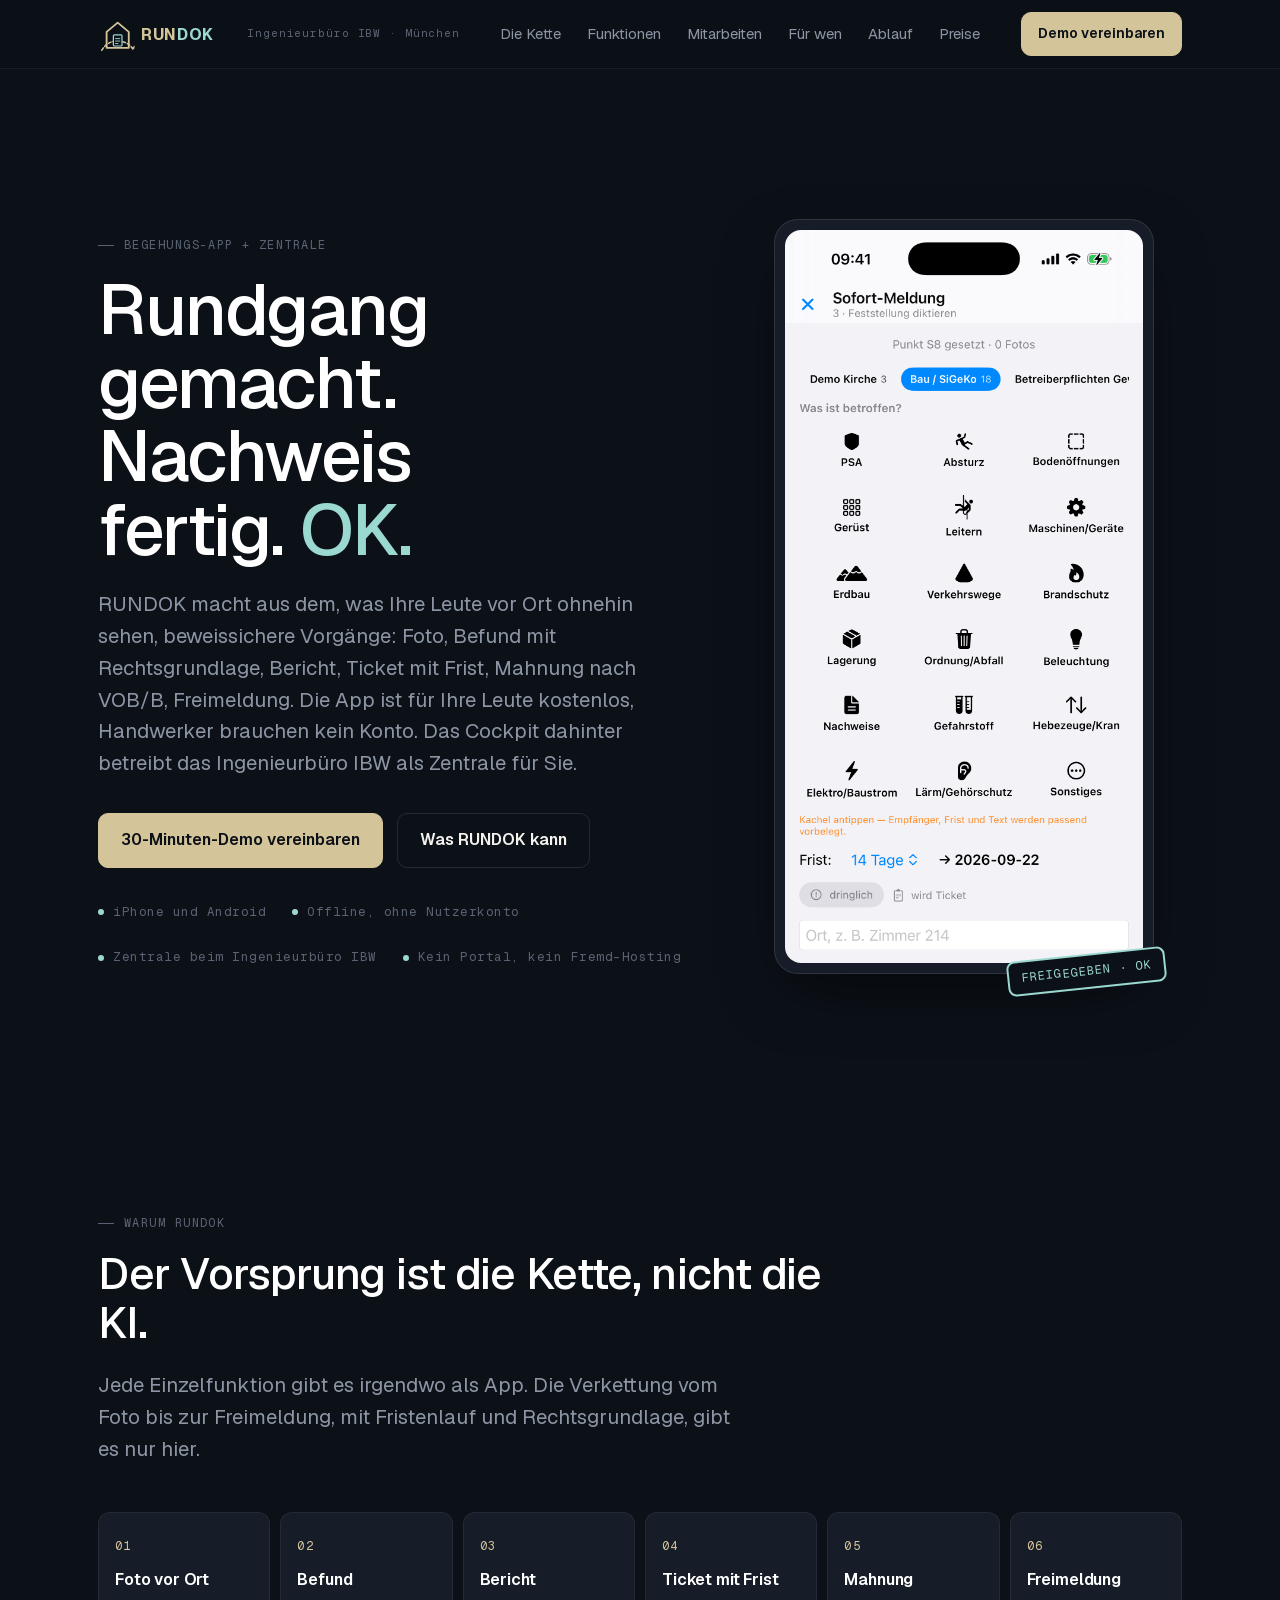
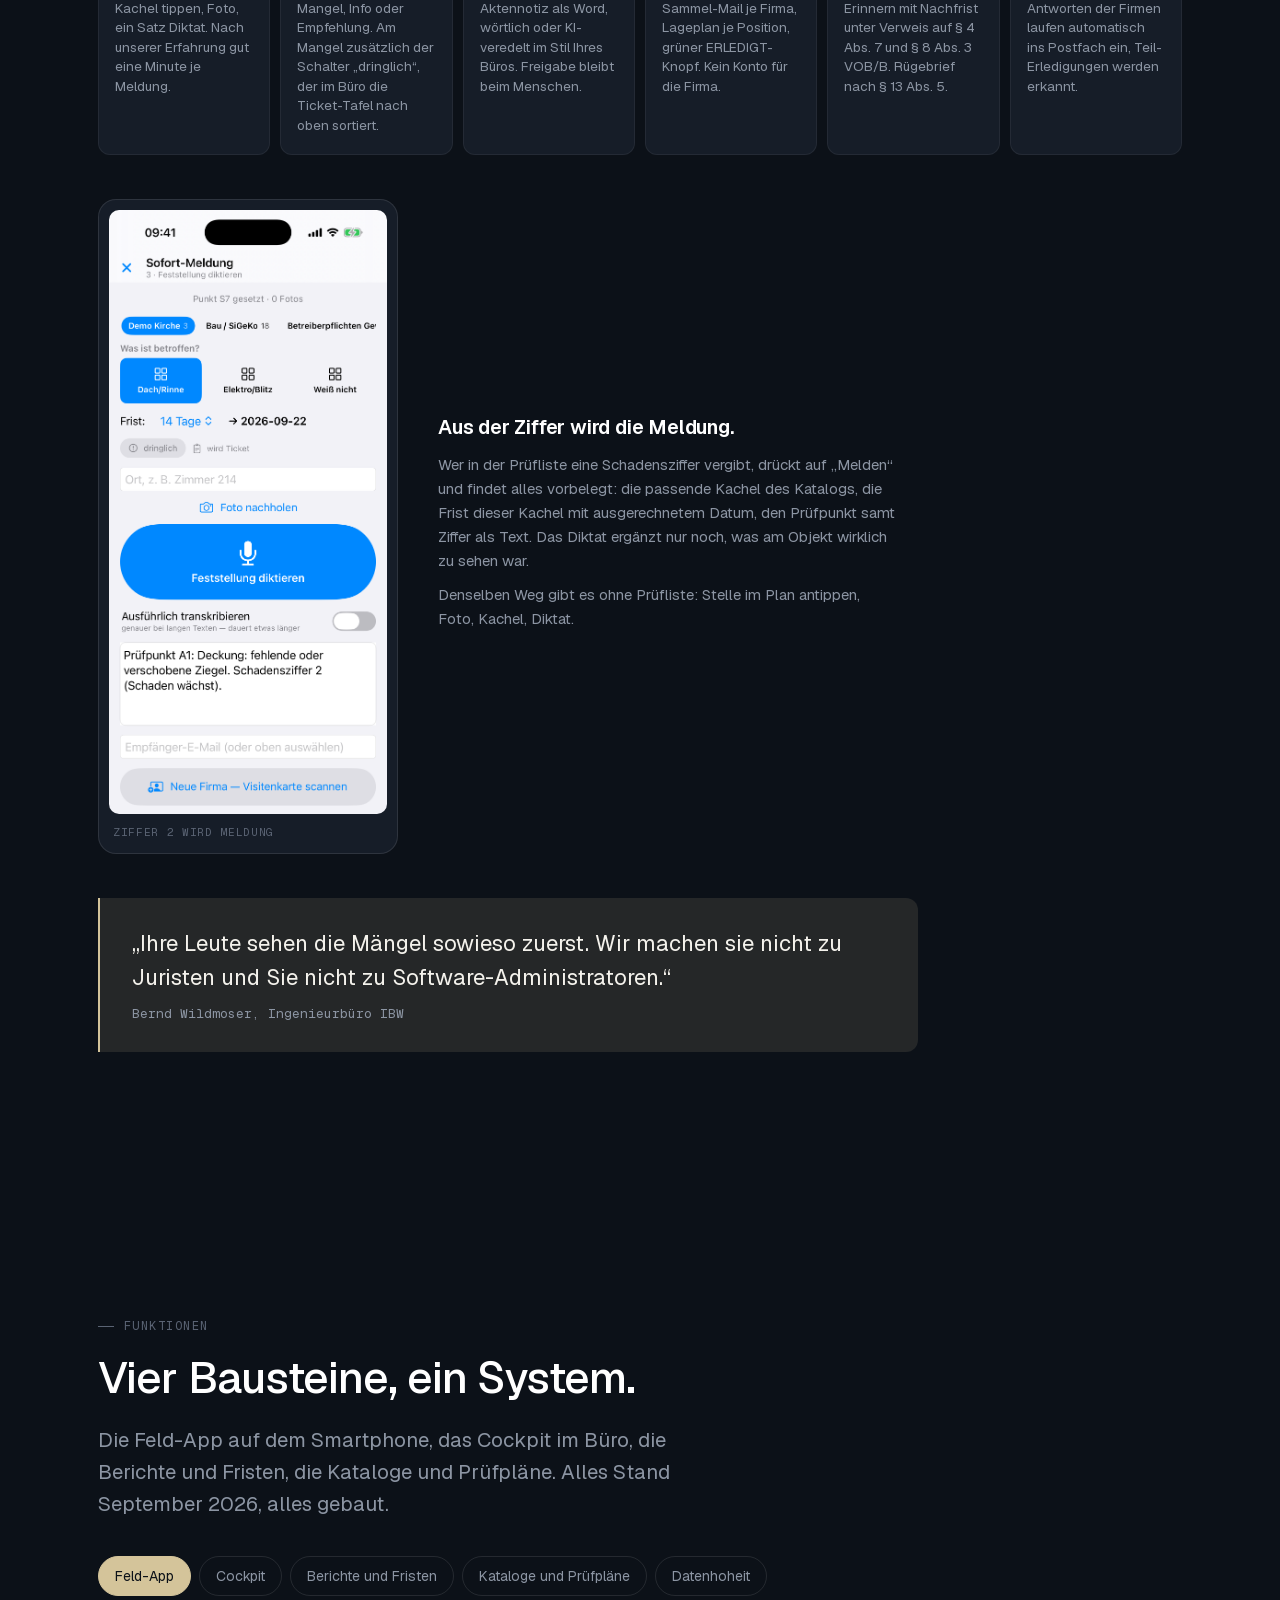
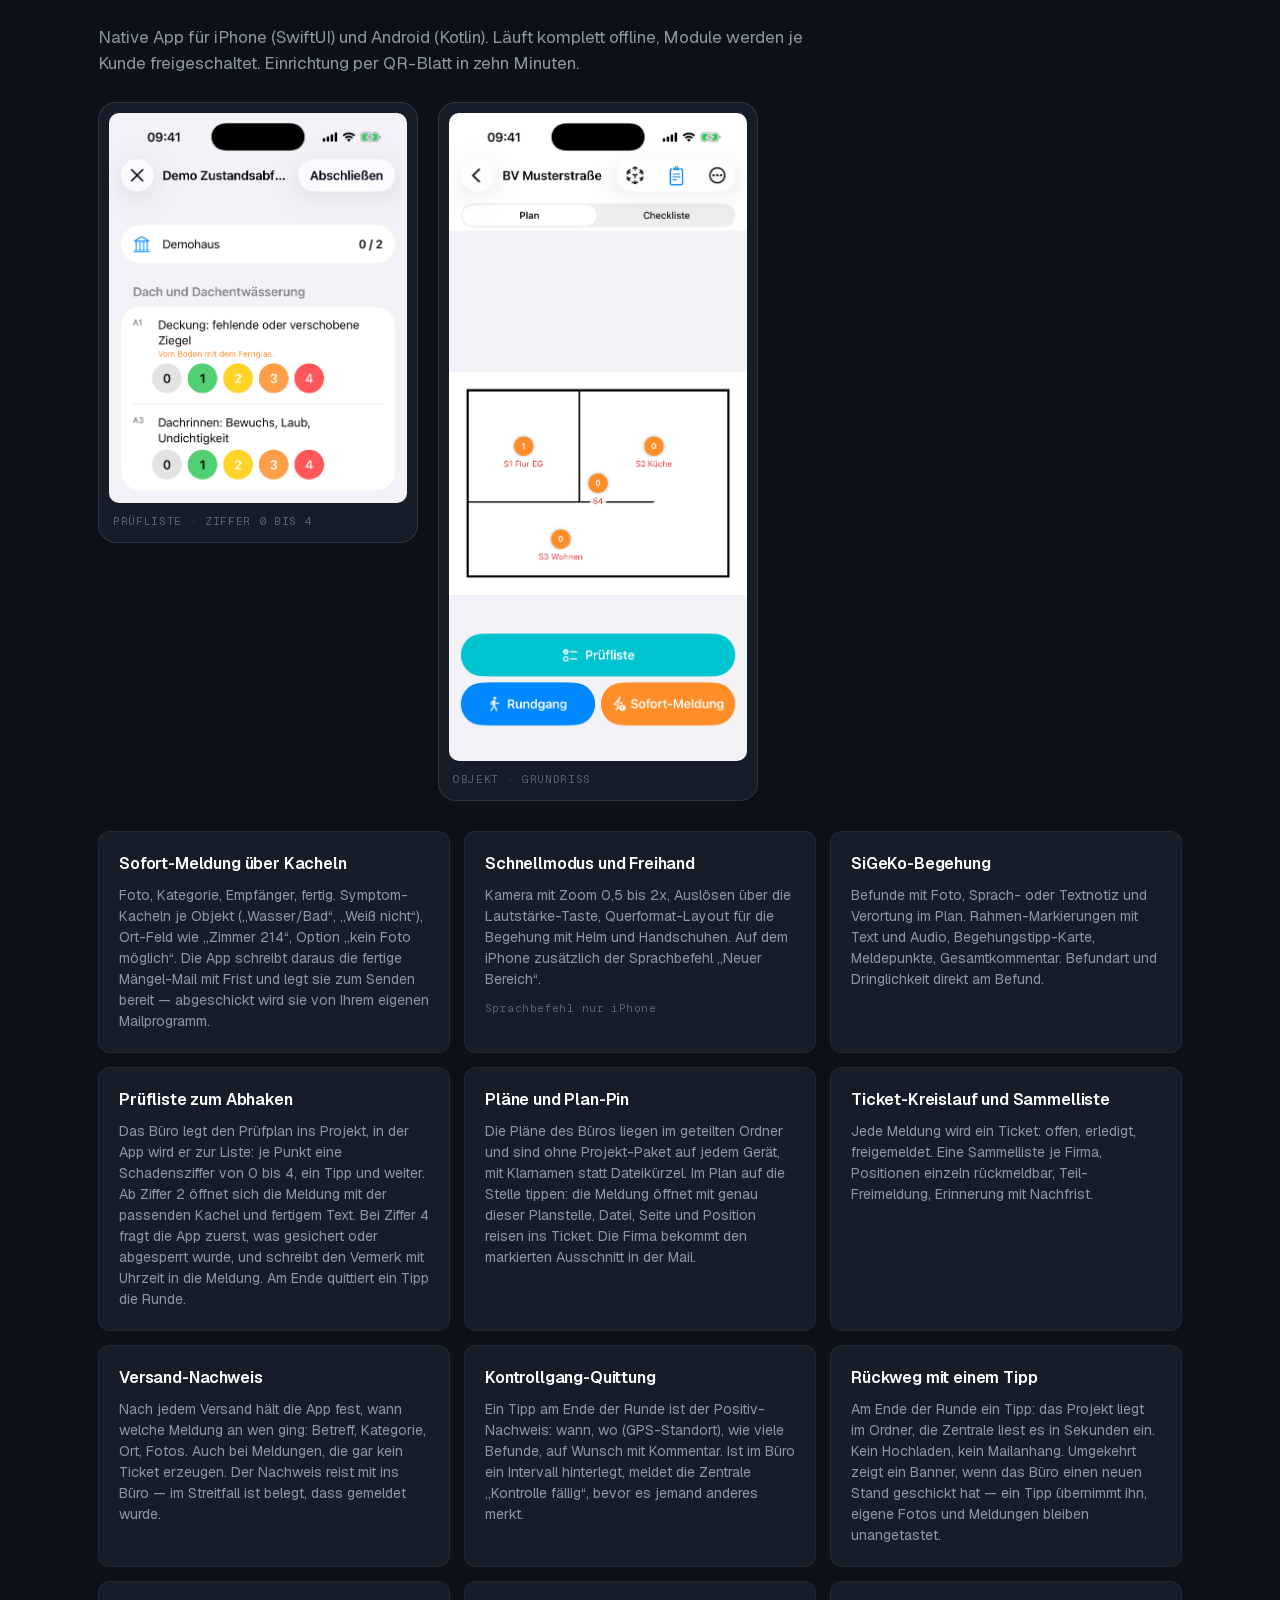
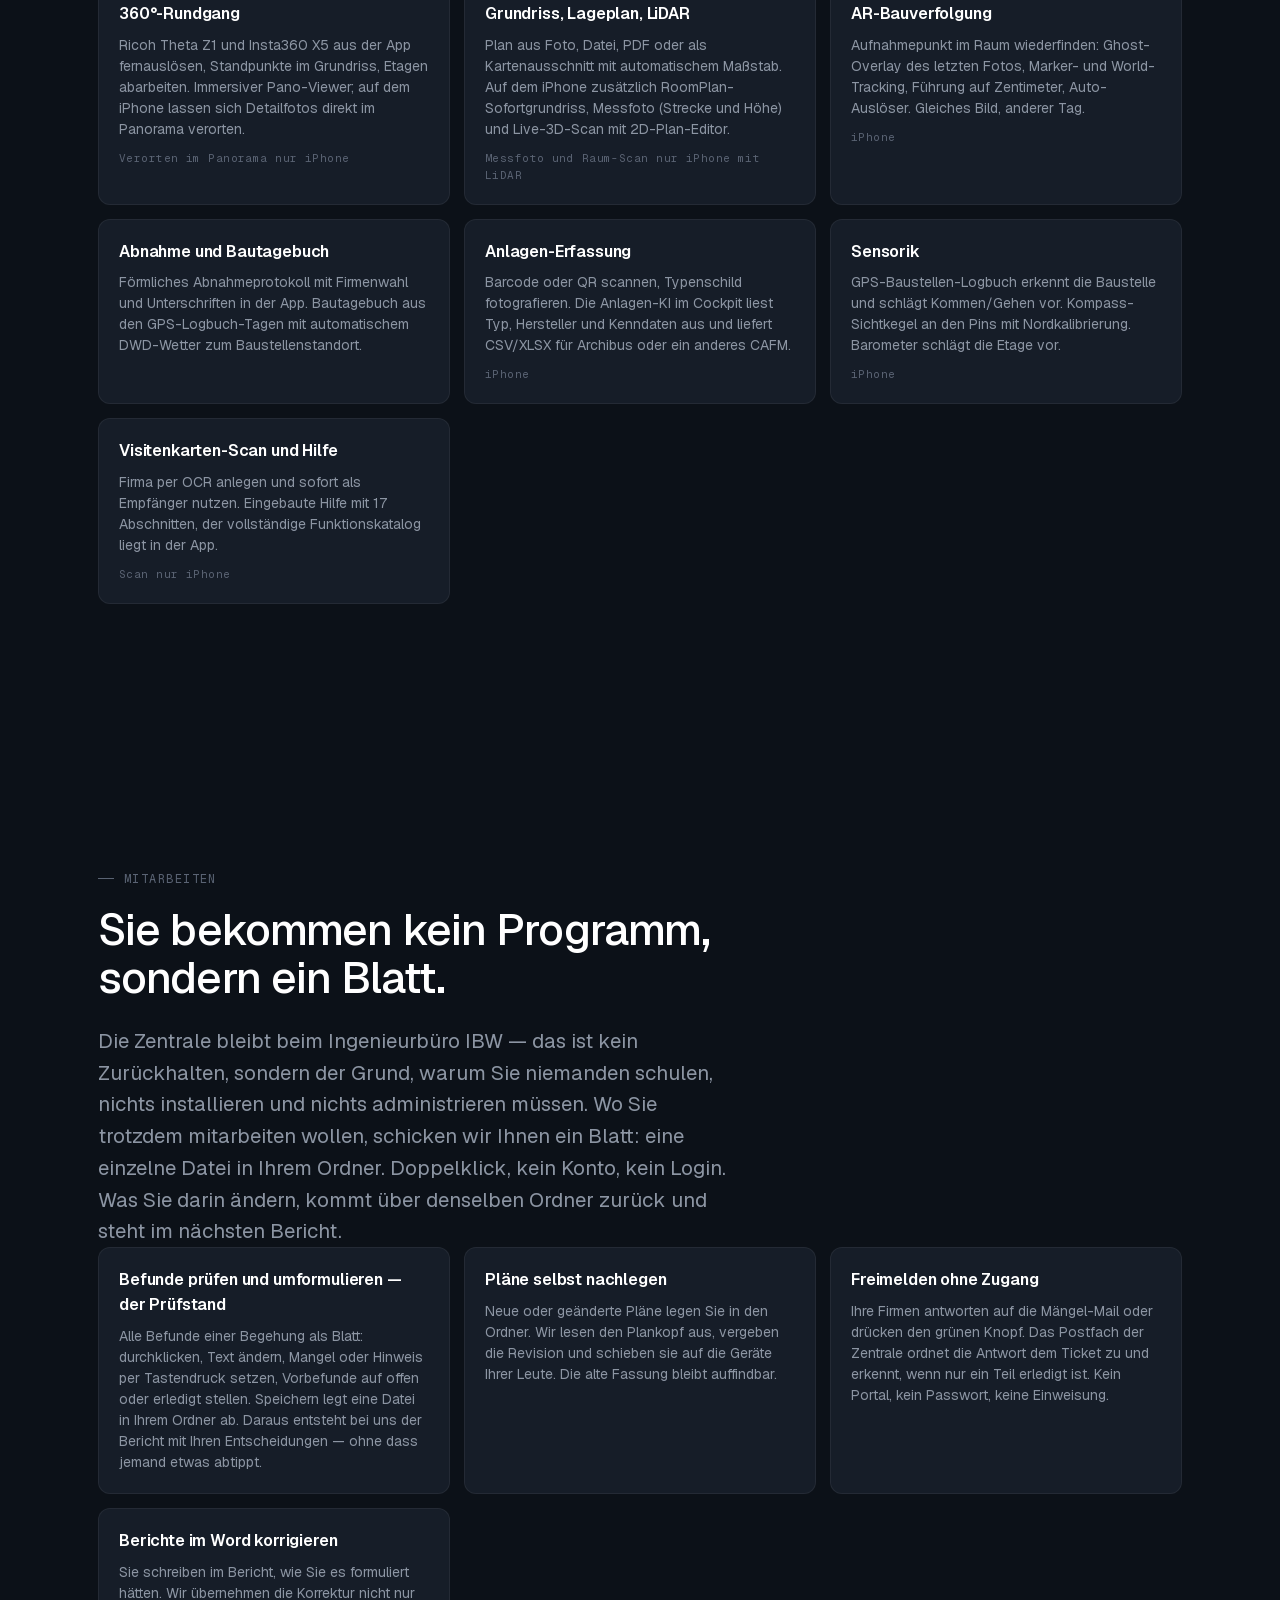
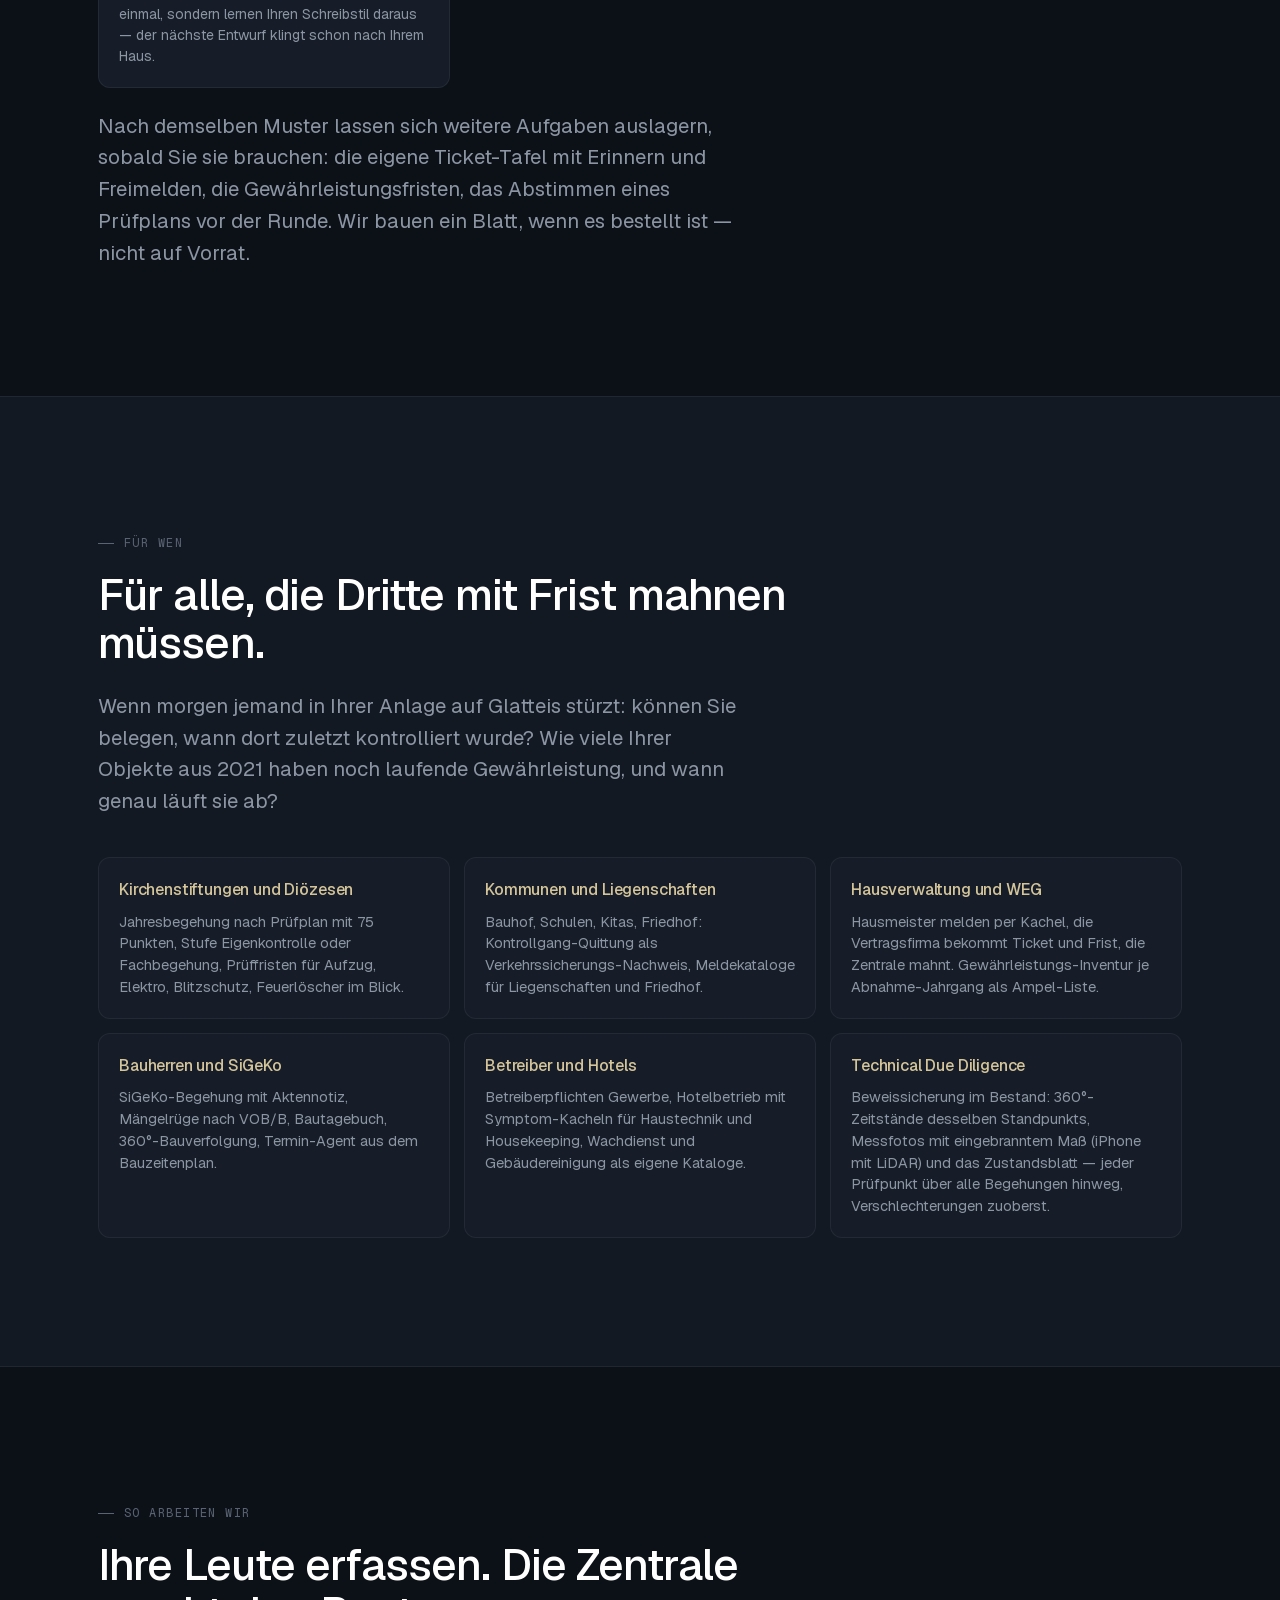
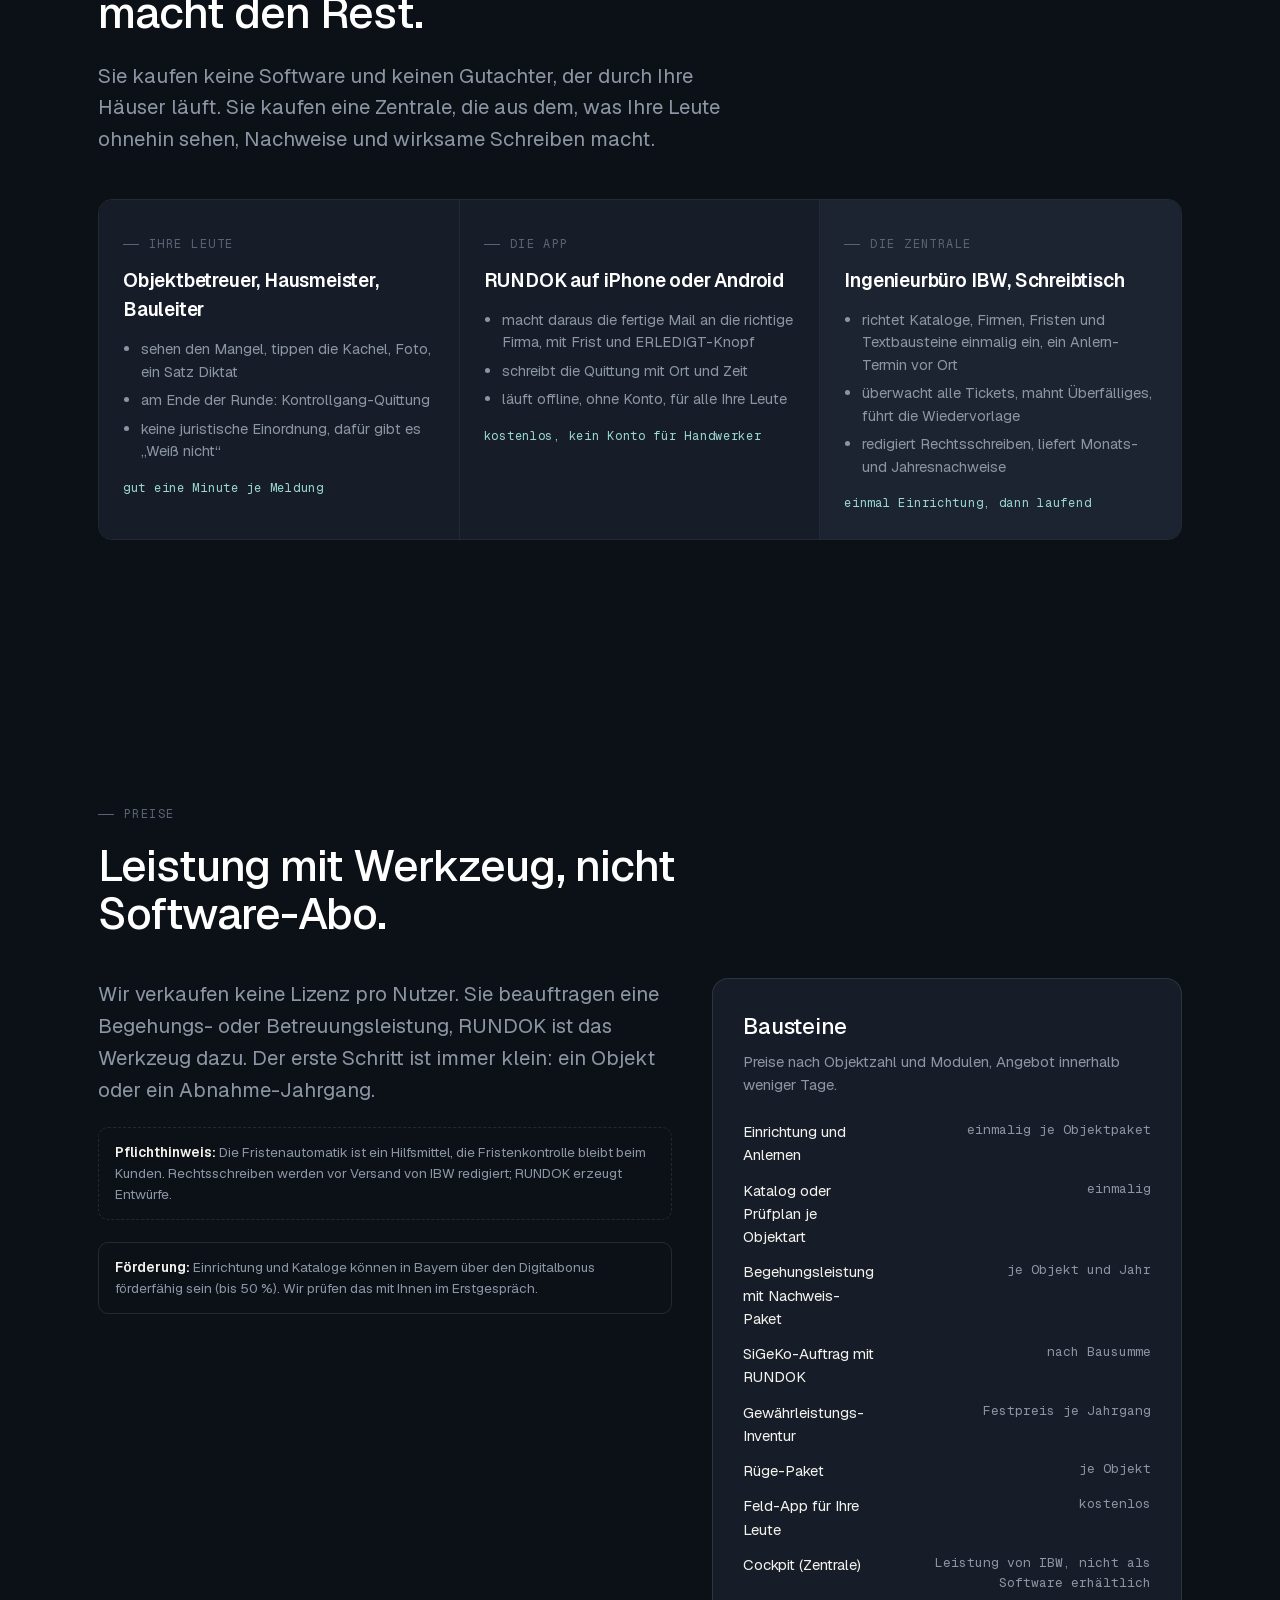
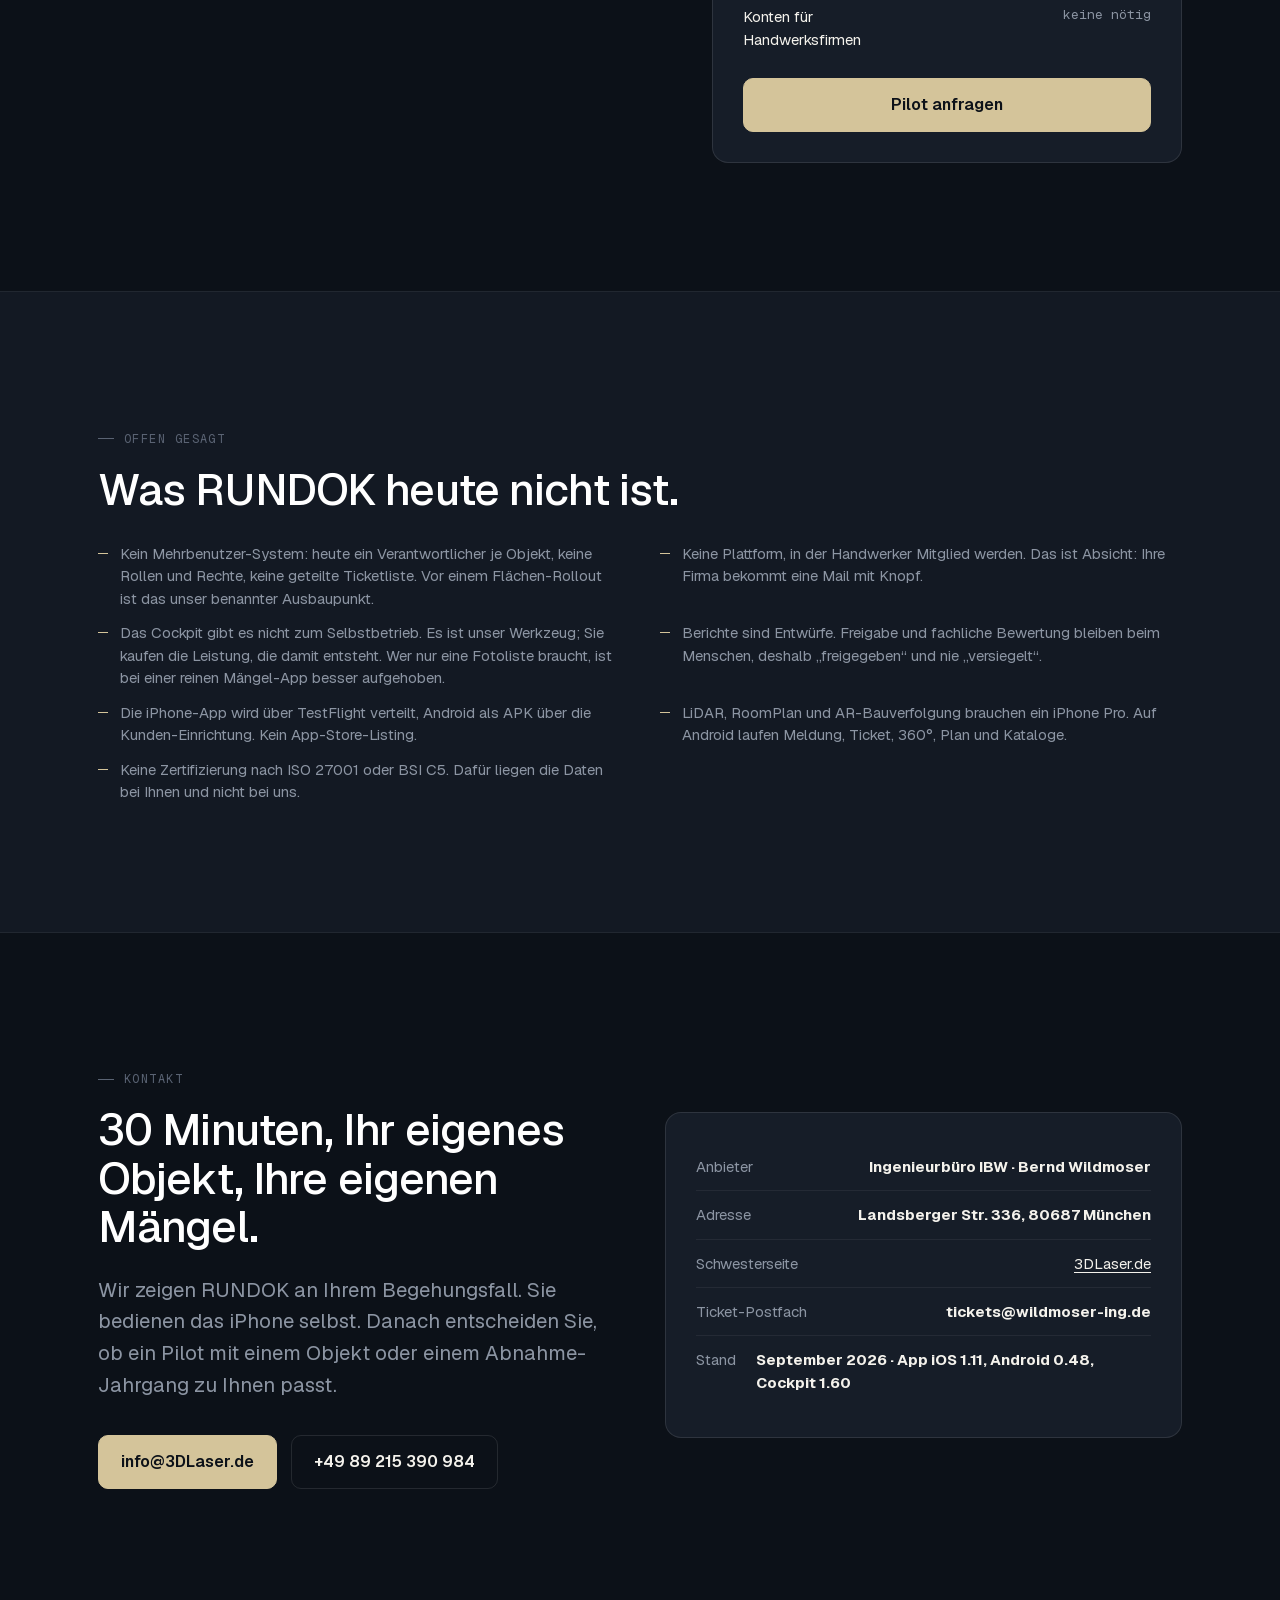
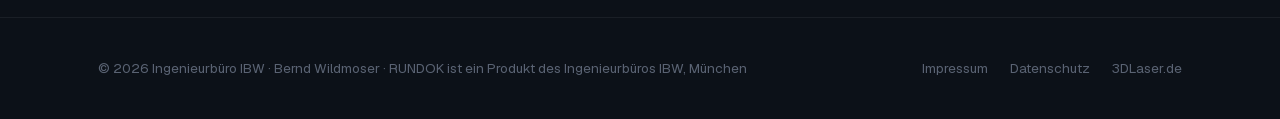
<file: index.html>
<!DOCTYPE html>
<html lang="de">
<head>
<meta charset="utf-8">
<meta name="viewport" content="width=device-width, initial-scale=1">
<title>RUNDOK – Begehungs-App und Zentrale des Ingenieurbüros IBW</title>
<meta name="description" content="RUNDOK: Rundgang gemacht, Nachweis fertig. Begehungs-App für iPhone und Android, betrieben als Zentrale des Ingenieurbüros IBW. Foto vor Ort, Befund mit Rechtsgrundlage, Bericht, Ticket mit Frist, Mahnung nach VOB/B, Freimeldung. Ingenieurbüro IBW, München.">
<link rel="icon" type="image/svg+xml" href="logo/rundok-icon.svg">
<link rel="canonical" href="https://rundok.de/">
<meta property="og:title" content="RUNDOK – Rundgang gemacht, Nachweis fertig">
<meta property="og:description" content="Begehungs-App und Zentrale des Ingenieurbüros IBW, München. Foto vor Ort, Befund, Bericht, Ticket mit Frist, Mahnung nach VOB/B, Freimeldung.">
<meta property="og:url" content="https://rundok.de/">
<meta property="og:type" content="website">
<link rel="stylesheet" href="fonts/fonts.css">
<style>
:root{
  --bg:#0c1118;--bg-elevated:#131923;--surface:#161d28;--surface-2:#1c2431;
  --border:rgba(255,255,255,.10);--border-faint:rgba(255,255,255,.06);
  --text:#f4f2ec;--text-strong:#fff;--muted:#8c95a3;--faint:#5a6373;
  --accent:#d4c49a;--accent-soft:rgba(212,196,154,.12);--laser:#9bd8cf;--laser-soft:rgba(155,216,207,.12);
  --font:"Geist",-apple-system,BlinkMacSystemFont,"Segoe UI",sans-serif;--mono:"Geist Mono",ui-monospace,monospace;
  --maxw:1180px;--gutter:clamp(20px,4vw,48px);--sec:clamp(72px,10vw,140px);
}
*{box-sizing:border-box}
html{scroll-behavior:smooth}
body{margin:0;background:var(--bg);color:var(--text);font-family:var(--font);font-size:17px;line-height:1.55;-webkit-font-smoothing:antialiased}
a{color:inherit;text-decoration:none}
img,svg{display:block;max-width:100%}
.wrap{max-width:var(--maxw);margin:0 auto;padding:0 var(--gutter)}
.section{padding:var(--sec) 0;position:relative}
.eyebrow{font-family:var(--mono);font-size:12px;letter-spacing:.12em;text-transform:uppercase;color:var(--faint);display:inline-flex;align-items:center;gap:10px;margin-bottom:18px}
.eyebrow::before{content:"";width:16px;height:1px;background:var(--faint)}
h1,h2,h3{font-weight:500;letter-spacing:-.02em;margin:0;color:var(--text-strong)}
h1{font-size:clamp(38px,6vw,72px);line-height:1.02}
h2{font-size:clamp(28px,3.6vw,44px);line-height:1.1;max-width:760px}
h3{font-size:19px;font-weight:600;letter-spacing:-.01em}
p{margin:0}
.lead{font-size:clamp(18px,1.6vw,21px);color:var(--muted);max-width:640px;margin-top:22px}
.ok{color:var(--laser)}
.btn{display:inline-flex;align-items:center;gap:10px;padding:14px 22px;border-radius:10px;font-weight:600;font-size:16px;border:1px solid var(--border);transition:.2s;white-space:nowrap}
.btn-primary{background:var(--accent);color:var(--bg);border-color:var(--accent)}
.btn-primary:hover{background:#e3d5ae}
.btn-ghost:hover{border-color:rgba(255,255,255,.3);background:var(--surface)}
.btn svg{width:18px;height:18px}

/* nav */
.nav{position:sticky;top:0;z-index:50;backdrop-filter:blur(14px);background:rgba(12,17,24,.78);border-bottom:1px solid var(--border-faint)}
.nav .wrap{display:flex;align-items:center;justify-content:space-between;height:68px;gap:20px}
.brand{display:flex;align-items:center;gap:12px;font-weight:600;letter-spacing:.14em;font-size:17px}
.brand svg.wordmark{height:40px;width:auto}
.brand small{font-family:var(--mono);font-size:11px;letter-spacing:.08em;color:var(--faint);font-weight:400;margin-left:8px;display:none}
@media(min-width:900px){.brand small{display:inline}}
.links{display:flex;gap:26px;font-size:15px;color:var(--muted)}
.links a:hover{color:var(--text)}
@media(max-width:820px){.links{display:none}}
.nav .btn{padding:10px 16px;font-size:14px}

/* screenshots */
.shot{margin:0;background:var(--surface);border:1px solid var(--border);border-radius:18px;padding:10px;overflow:hidden}
.shot img{display:block;width:100%;height:auto;border-radius:10px;background:var(--bg)}
.shot figcaption{font-family:var(--mono);font-size:11px;letter-spacing:.06em;color:var(--faint);padding:10px 4px 2px;text-transform:uppercase}
.shot--kurz img{aspect-ratio:1206/1575;object-fit:cover;object-position:top}
.shots{display:grid;grid-template-columns:repeat(2,minmax(0,320px));gap:20px;margin:0 0 30px;align-items:start}
@media(max-width:720px){.shots{grid-template-columns:minmax(0,320px)}}
.schau{display:grid;grid-template-columns:300px 1fr;gap:40px;align-items:center;margin-top:44px}
.schau p{max-width:46ch}
.schau h3{font-size:20px;margin:0 0 10px}
.schau p{color:var(--muted);font-size:15px;line-height:1.6;margin:0 0 10px}
@media(max-width:760px){.schau{grid-template-columns:1fr;gap:24px}.schau .shot{max-width:320px}}

/* hero */
.hero{padding:clamp(80px,12vw,150px) 0 clamp(60px,8vw,110px);overflow:hidden}
.hero .wrap{display:grid;grid-template-columns:1.15fr .85fr;gap:60px;align-items:center}
@media(max-width:900px){.hero .wrap{grid-template-columns:1fr}}
.hero-cta{display:flex;gap:14px;flex-wrap:wrap;margin-top:34px}
.hero-meta{display:flex;gap:26px;flex-wrap:wrap;margin-top:34px;font-family:var(--mono);font-size:12.5px;color:var(--faint);letter-spacing:.04em}
.hero-meta span::before{content:"";display:inline-block;width:6px;height:6px;border-radius:50%;background:var(--laser);margin-right:9px;vertical-align:middle}
.phone{position:relative;margin:0 auto;width:min(100%,380px)}
.phone .frame{background:var(--surface);border:1px solid var(--border);border-radius:24px;padding:18px;box-shadow:0 24px 64px -16px rgba(0,0,0,.6)}
.phone .frame--shot{padding:10px}
.phone .frame--shot img{display:block;width:100%;height:auto;border-radius:16px;aspect-ratio:1206/2470;object-fit:cover;object-position:top;background:var(--bg)}
.phone .stamp{position:absolute;right:-12px;bottom:-14px;background:var(--bg);border:2px solid var(--laser);color:var(--laser);border-radius:8px;padding:6px 12px;font-family:var(--mono);font-size:12px;letter-spacing:.1em;transform:rotate(-6deg)}

/* chain */
.chain{display:grid;grid-template-columns:repeat(6,1fr);gap:10px;margin-top:48px;counter-reset:step}
@media(max-width:1000px){.chain{grid-template-columns:repeat(3,1fr)}}
@media(max-width:560px){.chain{grid-template-columns:1fr 1fr}}
.step{background:var(--surface);border:1px solid var(--border-faint);border-radius:12px;padding:18px 16px;position:relative}
.step::before{counter-increment:step;content:"0" counter(step);font-family:var(--mono);font-size:12px;color:var(--accent);letter-spacing:.1em}
.step h3{font-size:16px;margin:10px 0 6px}
.step p{font-size:13.5px;color:var(--muted);line-height:1.45}
.quote{margin-top:44px;padding:28px 32px;border-left:2px solid var(--accent);background:var(--accent-soft);border-radius:0 12px 12px 0;max-width:820px;font-size:clamp(18px,1.8vw,22px);color:var(--text)}
.quote small{display:block;margin-top:10px;font-size:13px;color:var(--muted);font-family:var(--mono)}

/* features */
.tabs{display:flex;gap:8px;flex-wrap:wrap;margin-top:36px}
.tab{padding:10px 16px;border-radius:999px;border:1px solid var(--border);font-size:14px;color:var(--muted);cursor:pointer;background:none;font-family:inherit}
.tab.active,.tab:hover{color:var(--bg);background:var(--accent);border-color:var(--accent)}
.panel{display:none;margin-top:28px}
.panel.active{display:block}
.panel .intro{color:var(--muted);max-width:720px;margin-bottom:26px}
.fgrid{display:grid;grid-template-columns:repeat(3,1fr);gap:14px}
@media(max-width:900px){.fgrid{grid-template-columns:1fr 1fr}}
@media(max-width:560px){.fgrid{grid-template-columns:1fr}}
.f{background:var(--surface);border:1px solid var(--border-faint);border-radius:12px;padding:20px}
.f h3{font-size:16px;margin-bottom:8px}
.f p{font-size:14px;color:var(--muted);line-height:1.5}
.f .note{margin-top:10px;font-family:var(--mono);font-size:11px;color:var(--faint);letter-spacing:.04em}

/* numbers */
.numbers{display:grid;grid-template-columns:repeat(4,1fr);gap:14px;margin-top:40px}
@media(max-width:800px){.numbers{grid-template-columns:1fr 1fr}}
.num{border-top:1px solid var(--border);padding-top:16px}
.num b{display:block;font-size:clamp(30px,3.6vw,44px);font-weight:500;letter-spacing:-.03em;color:var(--text-strong)}
.num span{font-size:14px;color:var(--muted)}

/* audience */
.aud{display:grid;grid-template-columns:repeat(3,1fr);gap:14px;margin-top:40px}
@media(max-width:900px){.aud{grid-template-columns:1fr 1fr}}
@media(max-width:560px){.aud{grid-template-columns:1fr}}
.aud .f h3{color:var(--accent);font-weight:500}
.aud .f p{font-size:14.5px}
.roles{display:grid;grid-template-columns:repeat(3,1fr);gap:0;margin-top:44px;border:1px solid var(--border);border-radius:14px;overflow:hidden}
@media(max-width:800px){.roles{grid-template-columns:1fr}}
.role{padding:26px 24px;border-right:1px solid var(--border-faint);background:var(--surface)}
.role:last-child{border-right:0;background:var(--surface-2)}
.role .eyebrow{margin-bottom:12px}
.role ul{margin:14px 0 0;padding-left:18px;color:var(--muted);font-size:14.5px;line-height:1.55}
.role li{margin-bottom:6px}
.role .time{margin-top:16px;font-family:var(--mono);font-size:12px;color:var(--laser);letter-spacing:.06em}

/* pricing */
.price{display:grid;grid-template-columns:1.1fr .9fr;gap:40px;margin-top:40px;align-items:start}
@media(max-width:860px){.price{grid-template-columns:1fr}}
.price-card{background:var(--surface);border:1px solid var(--border);border-radius:16px;padding:30px}
.price-card h3{font-size:22px;font-weight:500;margin-bottom:6px}
.price-card .sub{color:var(--muted);font-size:15px}
.price-card dl{margin:24px 0 0;display:grid;grid-template-columns:1fr auto;gap:12px 20px;font-size:15px}
.price-card dt{color:var(--text)}
.price-card dd{margin:0;color:var(--muted);text-align:right;font-family:var(--mono);font-size:13px}
.legal-note{margin-top:22px;padding:14px 16px;border:1px dashed var(--border);border-radius:10px;font-size:13.5px;color:var(--muted)}
.legal-note b{color:var(--text);font-weight:600}

/* honesty */
.honest{background:var(--bg-elevated);border-top:1px solid var(--border-faint);border-bottom:1px solid var(--border-faint)}
.honest ul{margin:28px 0 0;padding:0;list-style:none;display:grid;grid-template-columns:1fr 1fr;gap:12px 40px;color:var(--muted);font-size:15px}
@media(max-width:760px){.honest ul{grid-template-columns:1fr}}
.honest li{padding-left:22px;position:relative;line-height:1.5}
.honest li::before{content:"";position:absolute;left:0;top:10px;width:10px;height:1px;background:var(--accent)}

/* contact */
.contact .wrap{display:grid;grid-template-columns:1fr 1fr;gap:50px;align-items:center}
@media(max-width:860px){.contact .wrap{grid-template-columns:1fr}}
.card{background:var(--surface);border:1px solid var(--border);border-radius:16px;padding:30px}
.card .line{display:flex;justify-content:space-between;gap:20px;padding:12px 0;border-bottom:1px solid var(--border-faint);font-size:15px}
.card .line:last-child{border-bottom:0}
.card .line span{color:var(--muted)}
.card .line a{color:var(--text);text-decoration:underline;text-underline-offset:3px}

footer{padding:40px 0;border-top:1px solid var(--border-faint);font-size:13.5px;color:var(--faint)}
footer .wrap{display:flex;justify-content:space-between;gap:20px;flex-wrap:wrap;align-items:center}
footer a:hover{color:var(--text)}
footer nav{display:flex;gap:22px}
</style>
</head>
<body>

<header class="nav">
  <div class="wrap">
    <a class="brand" href="#top" aria-label="RUNDOK Startseite">
      <svg class="wordmark" viewBox="0 0 420 130" aria-hidden="true"><g transform="translate(14 10)"><path d="M14 100V48l36-30 36 30v52z" fill="none" stroke="#d4c49a" stroke-width="6" stroke-linejoin="round"/><path d="M-2 108c14-22 30-30 52-30s38 8 52 30" fill="none" stroke="#d4c49a" stroke-width="5" stroke-dasharray="9 7" stroke-linecap="round"/><path d="M96 100l10-8-3 13" fill="#d4c49a"/><rect x="36" y="58" width="28" height="36" rx="3" fill="#0c1118" stroke="#9bd8cf" stroke-width="4"/><path d="M43 70h14M43 78h14M43 86h8" stroke="#9bd8cf" stroke-width="3" stroke-linecap="round"/></g><text x="140" y="86" font-family="Geist,sans-serif" font-size="52" font-weight="700" letter-spacing="2"><tspan fill="#d4c49a">RUN</tspan><tspan fill="#9bd8cf">DOK</tspan></text></svg>
      <small>Ingenieurbüro IBW · München</small>
    </a>
    <nav class="links">
      <a href="#kette">Die Kette</a>
      <a href="#funktionen">Funktionen</a>
      <a href="#mitarbeiten">Mitarbeiten</a>
        <a href="#fuer-wen">Für wen</a>
      <a href="#ablauf">Ablauf</a>
      <a href="#preise">Preise</a>
    </nav>
    <a class="btn btn-primary" href="#kontakt">Demo vereinbaren</a>
  </div>
</header>

<main id="top">

<section class="hero">
  <div class="wrap">
    <div>
      <div class="eyebrow">Begehungs-App + Zentrale</div>
      <h1>Rundgang gemacht.<br>Nachweis fertig.<span class="ok">&nbsp;OK.</span></h1>
      <p class="lead">RUNDOK macht aus dem, was Ihre Leute vor Ort ohnehin sehen, beweissichere Vorgänge: Foto, Befund mit Rechtsgrundlage, Bericht, Ticket mit Frist, Mahnung nach VOB/B, Freimeldung. Die App ist für Ihre Leute kostenlos, Handwerker brauchen kein Konto. Das Cockpit dahinter betreibt das Ingenieurbüro IBW als Zentrale für Sie.</p>
      <div class="hero-cta">
        <a class="btn btn-primary" href="#kontakt">30-Minuten-Demo vereinbaren</a>
        <a class="btn btn-ghost" href="#funktionen">Was RUNDOK kann</a>
      </div>
      <div class="hero-meta">
        <span>iPhone und Android</span>
        <span>Offline, ohne Nutzerkonto</span>
        <span>Zentrale beim Ingenieurbüro IBW</span>
        <span>Kein Portal, kein Fremd-Hosting</span>
      </div>
    </div>
    <div class="phone">
      <div class="frame frame--shot">
        <img src="screens/01-kacheln.png" width="1206" height="2622" fetchpriority="high"
             alt="Sofort-Meldung in der App: 18 Symptom-Kacheln des Bau- und SiGeKo-Katalogs, darunter die Frist 14 Tage mit errechnetem Fälligkeitsdatum und die Schalter „dringlich“ und „wird Ticket“.">
      </div>
      <div class="stamp">FREIGEGEBEN · OK</div>
    </div>
  </div>
</section>

<section class="section" id="kette">
  <div class="wrap">
    <div class="eyebrow">Warum RUNDOK</div>
    <h2>Der Vorsprung ist die Kette, nicht die KI.</h2>
    <p class="lead">Jede Einzelfunktion gibt es irgendwo als App. Die Verkettung vom Foto bis zur Freimeldung, mit Fristenlauf und Rechtsgrundlage, gibt es nur hier.</p>
    <div class="chain">
      <div class="step"><h3>Foto vor Ort</h3><p>Kachel tippen, Foto, ein Satz Diktat. Nach unserer Erfahrung gut eine Minute je Meldung.</p></div>
      <div class="step"><h3>Befund</h3><p>Mangel, Info oder Empfehlung. Am Mangel zusätzlich der Schalter „dringlich“, der im Büro die Ticket-Tafel nach oben sortiert.</p></div>
      <div class="step"><h3>Bericht</h3><p>Aktennotiz als Word, wörtlich oder KI-veredelt im Stil Ihres Büros. Freigabe bleibt beim Menschen.</p></div>
      <div class="step"><h3>Ticket mit Frist</h3><p>Sammel-Mail je Firma, Lageplan je Position, grüner ERLEDIGT-Knopf. Kein Konto für die Firma.</p></div>
      <div class="step"><h3>Mahnung</h3><p>Erinnern mit Nachfrist unter Verweis auf § 4 Abs. 7 und § 8 Abs. 3 VOB/B. Rügebrief nach § 13 Abs. 5.</p></div>
      <div class="step"><h3>Freimeldung</h3><p>Antworten der Firmen laufen automatisch ins Postfach ein, Teil-Erledigungen werden erkannt.</p></div>
    </div>
    <div class="schau">
      <figure class="shot">
        <img src="screens/03-meldung.png" width="1206" height="2622" loading="lazy"
             alt="Meldung aus der Prüfliste: die Kachel „Dach/Rinne“ ist vorgewählt, die Frist steht auf 14 Tagen mit Fälligkeitsdatum, im Textfeld steht bereits „Prüfpunkt A1: Deckung: fehlende oder verschobene Ziegel. Schadensziffer 2“.">
        <figcaption>Ziffer 2 wird Meldung</figcaption>
      </figure>
      <div>
        <h3>Aus der Ziffer wird die Meldung.</h3>
        <p>Wer in der Prüfliste eine Schadensziffer vergibt, drückt auf „Melden“ und findet alles vorbelegt: die passende Kachel des Katalogs, die Frist dieser Kachel mit ausgerechnetem Datum, den Prüfpunkt samt Ziffer als Text. Das Diktat ergänzt nur noch, was am Objekt wirklich zu sehen war.</p>
        <p>Denselben Weg gibt es ohne Prüfliste: Stelle im Plan antippen, Foto, Kachel, Diktat.</p>
      </div>
    </div>

    <div class="quote">„Ihre Leute sehen die Mängel sowieso zuerst. Wir machen sie nicht zu Juristen und Sie nicht zu Software-Administratoren.“<small>Bernd Wildmoser, Ingenieurbüro IBW</small></div>
  </div>
</section>

<section class="section" id="funktionen">
  <div class="wrap">
    <div class="eyebrow">Funktionen</div>
    <h2>Vier Bausteine, ein System.</h2>
    <p class="lead">Die Feld-App auf dem Smartphone, das Cockpit im Büro, die Berichte und Fristen, die Kataloge und Prüfpläne. Alles Stand September 2026, alles gebaut.</p>

    <div class="tabs" role="tablist">
      <button class="tab active" data-tab="app">Feld-App</button>
      <button class="tab" data-tab="cockpit">Cockpit</button>
      <button class="tab" data-tab="berichte">Berichte und Fristen</button>
      <button class="tab" data-tab="kataloge">Kataloge und Prüfpläne</button>
      <button class="tab" data-tab="daten">Datenhoheit</button>
    </div>

    <div class="panel active" id="tab-app">
      <p class="intro">Native App für iPhone (SwiftUI) und Android (Kotlin). Läuft komplett offline, Module werden je Kunde freigeschaltet. Einrichtung per QR-Blatt in zehn Minuten.</p>
      <div class="shots">
        <figure class="shot shot--kurz">
          <img src="screens/02-pruefliste.png" width="1206" height="2622" loading="lazy"
               alt="Prüfliste am Objekt: Prüfpunkt A1 „Deckung: fehlende oder verschobene Ziegel“ mit dem Hinweis „Vom Boden mit dem Fernglas“, darunter die Schadensziffern 0 bis 4 in Ampelfarben.">
          <figcaption>Prüfliste · Ziffer 0 bis 4</figcaption>
        </figure>
        <figure class="shot">
          <img src="screens/05-projekt.png" width="1206" height="2622" loading="lazy"
               alt="Projektansicht: Grundriss mit gesetzten Standpunkten S1 bis S4, darunter die Knöpfe Prüfliste, Rundgang und Sofort-Meldung.">
          <figcaption>Objekt · Grundriss</figcaption>
        </figure>
      </div>
      <div class="fgrid">
        <div class="f"><h3>Sofort-Meldung über Kacheln</h3><p>Foto, Kategorie, Empfänger, fertig. Symptom-Kacheln je Objekt („Wasser/Bad“, „Weiß nicht“), Ort-Feld wie „Zimmer 214“, Option „kein Foto möglich“. Die App schreibt daraus die fertige Mängel-Mail mit Frist und legt sie zum Senden bereit — abgeschickt wird sie von Ihrem eigenen Mailprogramm.</p></div>
        <div class="f"><h3>Schnellmodus und Freihand</h3><p>Kamera mit Zoom 0,5 bis 2x, Auslösen über die Lautstärke-Taste, Querformat-Layout für die Begehung mit Helm und Handschuhen. Auf dem iPhone zusätzlich der Sprachbefehl „Neuer Bereich“.</p><div class="note">Sprachbefehl nur iPhone</div></div>
        <div class="f"><h3>SiGeKo-Begehung</h3><p>Befunde mit Foto, Sprach- oder Textnotiz und Verortung im Plan. Rahmen-Markierungen mit Text und Audio, Begehungstipp-Karte, Meldepunkte, Gesamtkommentar. Befundart und Dringlichkeit direkt am Befund.</p></div>
        <div class="f"><h3>Prüfliste zum Abhaken</h3><p>Das Büro legt den Prüfplan ins Projekt, in der App wird er zur Liste: je Punkt eine Schadensziffer von 0 bis 4, ein Tipp und weiter. Ab Ziffer 2 öffnet sich die Meldung mit der passenden Kachel und fertigem Text. Bei Ziffer 4 fragt die App zuerst, was gesichert oder abgesperrt wurde, und schreibt den Vermerk mit Uhrzeit in die Meldung. Am Ende quittiert ein Tipp die Runde.</p></div>
        <div class="f"><h3>Pläne und Plan-Pin</h3><p>Die Pläne des Büros liegen im geteilten Ordner und sind ohne Projekt-Paket auf jedem Gerät, mit Klarnamen statt Dateikürzel. Im Plan auf die Stelle tippen: die Meldung öffnet mit genau dieser Planstelle, Datei, Seite und Position reisen ins Ticket. Die Firma bekommt den markierten Ausschnitt in der Mail.</p></div>
        <div class="f"><h3>Ticket-Kreislauf und Sammelliste</h3><p>Jede Meldung wird ein Ticket: offen, erledigt, freigemeldet. Eine Sammelliste je Firma, Positionen einzeln rückmeldbar, Teil-Freimeldung, Erinnerung mit Nachfrist.</p></div>
        <div class="f"><h3>Versand-Nachweis</h3><p>Nach jedem Versand hält die App fest, wann welche Meldung an wen ging: Betreff, Kategorie, Ort, Fotos. Auch bei Meldungen, die gar kein Ticket erzeugen. Der Nachweis reist mit ins Büro — im Streitfall ist belegt, dass gemeldet wurde.</p></div>
        <div class="f"><h3>Kontrollgang-Quittung</h3><p>Ein Tipp am Ende der Runde ist der Positiv-Nachweis: wann, wo (GPS-Standort), wie viele Befunde, auf Wunsch mit Kommentar. Ist im Büro ein Intervall hinterlegt, meldet die Zentrale „Kontrolle fällig“, bevor es jemand anderes merkt.</p></div>
        <div class="f"><h3>Rückweg mit einem Tipp</h3><p>Am Ende der Runde ein Tipp: das Projekt liegt im Ordner, die Zentrale liest es in Sekunden ein. Kein Hochladen, kein Mailanhang. Umgekehrt zeigt ein Banner, wenn das Büro einen neuen Stand geschickt hat — ein Tipp übernimmt ihn, eigene Fotos und Meldungen bleiben unangetastet.</p></div>
        <div class="f"><h3>360°-Rundgang</h3><p>Ricoh Theta Z1 und Insta360 X5 aus der App fernauslösen, Standpunkte im Grundriss, Etagen abarbeiten. Immersiver Pano-Viewer; auf dem iPhone lassen sich Detailfotos direkt im Panorama verorten.</p><div class="note">Verorten im Panorama nur iPhone</div></div>
        <div class="f"><h3>Grundriss, Lageplan, LiDAR</h3><p>Plan aus Foto, Datei, PDF oder als Kartenausschnitt mit automatischem Maßstab. Auf dem iPhone zusätzlich RoomPlan-Sofortgrundriss, Messfoto (Strecke und Höhe) und Live-3D-Scan mit 2D-Plan-Editor.</p><div class="note">Messfoto und Raum-Scan nur iPhone mit LiDAR</div></div>
        <div class="f"><h3>AR-Bauverfolgung</h3><p>Aufnahmepunkt im Raum wiederfinden: Ghost-Overlay des letzten Fotos, Marker- und World-Tracking, Führung auf Zentimeter, Auto-Auslöser. Gleiches Bild, anderer Tag.</p><div class="note">iPhone</div></div>
        <div class="f"><h3>Abnahme und Bautagebuch</h3><p>Förmliches Abnahmeprotokoll mit Firmenwahl und Unterschriften in der App. Bautagebuch aus den GPS-Logbuch-Tagen mit automatischem DWD-Wetter zum Baustellenstandort.</p></div>
        <div class="f"><h3>Anlagen-Erfassung</h3><p>Barcode oder QR scannen, Typenschild fotografieren. Die Anlagen-KI im Cockpit liest Typ, Hersteller und Kenndaten aus und liefert CSV/XLSX für Archibus oder ein anderes CAFM.</p><div class="note">iPhone</div></div>
        <div class="f"><h3>Sensorik</h3><p>GPS-Baustellen-Logbuch erkennt die Baustelle und schlägt Kommen/Gehen vor. Kompass-Sichtkegel an den Pins mit Nordkalibrierung. Barometer schlägt die Etage vor.</p><div class="note">iPhone</div></div>
        <div class="f"><h3>Visitenkarten-Scan und Hilfe</h3><p>Firma per OCR anlegen und sofort als Empfänger nutzen. Eingebaute Hilfe mit 17 Abschnitten, der vollständige Funktionskatalog liegt in der App.</p><div class="note">Scan nur iPhone</div></div>
      </div>
    </div>

    <div class="panel" id="tab-cockpit">
      <p class="intro">Das Cockpit ist die Zentrale hinter der App und wird vom Ingenieurbüro IBW betrieben, nicht in einer Cloud, sondern auf unseren Rechnern in München. Sie bekommen keine Software zum Verwalten, sondern Berichte, Tickets und Nachweise. Was das Cockpit für Sie leistet:</p>
      <div class="fgrid">
        <div class="f"><h3>Import ohne Handarbeit</h3><p>Projekt-Pakete kommen über Ihren geteilten Ordner (iCloud für iPhone, Google Drive für Android) oder per AirDrop. Ein Wächter übernimmt neue Stände automatisch und führt zusammen statt zu überschreiben.</p></div>
        <div class="f"><h3>Alle Objekte auf einem Schirm</h3><p>Wir sehen Ihre Objekte nebeneinander: überfällige Tickets, Gewährleistung unter sechs Monaten, überzogene Kontrollgänge, offene Antworten von Firmen. Das ist der Grund, warum die Zentrale bei uns liegt: Sie müssen niemanden abstellen, der jeden Montag Fristen nachhält.</p></div>
        <div class="f"><h3>Grundriss und Messen</h3><p>Standpunkte und Pins auf dem Plan, Etagen, Georeferenzierung über zwei Passpunkte, Strecken und Flächen messen, Plan tauschen mit Übernahme aller Punkte. Lageplan aus OpenStreetMap mit automatischem Maßstab.</p></div>
        <div class="f"><h3>Zeitstände vergleichen</h3><p>360°-Panoramen zweier Termine gekoppelt nebeneinander, manuell oder automatisch ausgerichtet. Der Veränderungsbericht beschreibt, was sich zwischen A und B getan hat.</p></div>
        <div class="f"><h3>Zustandsblatt über die Jahre</h3><p>Jeder Prüfpunkt bekommt je Begehung eine Ziffer von 0 bis 4. Das Zustandsblatt stellt alle Punkte allen Runden gegenüber, farbig nach VDI 6200. Was sich seit der letzten Runde verschlechtert hat, steht oben. So sieht man nach drei Jahren, welcher Riss gewandert ist und welcher nicht.</p></div>
        <div class="f"><h3>Ticket-Tafel und Postfach-Wächter</h3><p>Sammelkorb je Firma, Sammel-Mail mit Fristabfrage und Lageplan je Position. Der Wächter liest das Ticket-Postfach minütlich, ordnet Antworten zu, erkennt Teil-Erledigungen und parkt Unbekanntes.</p></div>
        <div class="f"><h3>Gewährleistungstafel</h3><p>Ampel über alle Objekte mit zwei Fristebenen (Nachunternehmer nach VOB, Erwerber nach BGB) und Warnung „Regresslücke“, wenn die eine Frist vor der anderen abläuft.</p></div>
        <div class="f"><h3>Termin-Agent</h3><p>Terminplan als .mpp importieren, Stichtag setzen. Daraus entstehen Prüf-Aufträge mit Frist, die mit dem Projekt auf die Geräte Ihrer Leute wandern: „überprüfen und melden“, ein Tipp, und die Meldung ist unterwegs. Die Übersicht bekommen Sie als PDF oder Mail.</p></div>
        <div class="f"><h3>Plan-Ordner mit Revisionierung</h3><p>PDF-Pläne im geteilten Ordner, KI liest den Plankopf aus, Vorschaubilder, Kunden-Upload mit automatischer Revisionierung.</p></div>
        <div class="f"><h3>Kunden-Einrichtung</h3><p>Ordnerbau, APK-Ablage, Einrichtungs-QR und TestFlight-QR, Ampel mit sieben Prüfpunkten, Übergabeprotokoll als PDF. Paket-Freischaltung je Kunde, signiert.</p></div>
        <div class="f"><h3>Personen unkenntlich machen</h3><p>Gesichter und Personen verpixeln wir je Foto auf Knopfdruck; erkennt die Automatik nichts, ziehen wir den Bereich von Hand auf. Das Original bleibt gesichert und ist wiederherstellbar. Wichtig für Fotos in belegten Zimmern und Wohnungen.</p></div>
        <div class="f"><h3>Betrieb durch IBW</h3><p>Einrichtung, Pflege der Kataloge, Überwachung der Tickets und Freigabe der Berichte laufen bei uns. Sie brauchen weder Server noch Administrator, nur die App auf den Geräten Ihrer Leute.</p></div>
        <div class="f"><h3>Kontakte und Stammliste</h3><p>Firmen mit E-Mail je Objekt, Kundenstammdaten aus CSV oder von einer abfotografierten Liste. Alles liegt als Klartext-Datei bei uns und geht jederzeit als Export an Sie. Beim Auslesen eines Fotos läuft eine Texterkennung über einen externen KI-Dienst — wer das nicht will, gibt die Liste als CSV.</p></div>
      </div>
      <p class="intro" style="margin-top:22px">Wo Sie mitreden wollen, geben wir die Zentrale nicht her, sondern erzeugen hier ein Blatt für Ihren Ordner: Befunde prüfen, Pläne nachlegen, freimelden, Berichte korrigieren. Wie das abläuft, steht unter <a href="#mitarbeiten">Mitarbeiten</a>.</p>
    </div>

    <div class="panel" id="tab-berichte">
      <p class="intro">Berichte sind Entwürfe. Geprüft und freigegeben wird von einem Menschen; die SiGe-Aktennotiz trägt danach in der Kopfzeile „Freigegeben am … durch …“ und den Briefkopf des Büros, das sie herausgibt. Die übrigen Berichte nennen im Fuß, aus welchem Prüfgang und welcher Planfassung sie stammen.</p>
      <div class="fgrid">
        <div class="f"><h3>SiGe-Aktennotiz als Word</h3><p>Wahlweise wörtlich (nichts verlässt den Rechner) oder KI-veredelt in einem Stilprofil, das aus Ihren Altberichten abgeleitet und an Ihren Korrekturen nachgeschärft wird. Sprachnotizen werden lokal transkribiert.</p></div>
        <div class="f"><h3>Freigabe-Stempel und Versionskette</h3><p>Die Aktennotiz ist in jeder Fassung nummeriert, in der Kopfzeile und in den Word-Eigenschaften. Vorfassungen wandern ins Archiv und bleiben lesbar, auch die der PDF-Berichte. Bewusst „freigegeben“, nicht „versiegelt“: die Verantwortung bleibt beim Fachmann.</p></div>
        <div class="f"><h3>Vorbefunde</h3><p>Offene Punkte früherer Aktennotizen erscheinen mit Datum der Erstfeststellung automatisch in der nächsten Begehung. Niemand fängt bei null an.</p></div>
        <div class="f"><h3>Rügebrief nach § 13 Abs. 5 VOB/B</h3><p>Aus der Gewährleistungs-Schlussbegehung entsteht der Entwurf für das Einwurf-Einschreiben. Redaktion und Versand bleiben bei IBW oder Ihrem Büro, nichts geht ungeprüft raus.</p></div>
        <div class="f"><h3>Weitere Berichte</h3><p>Veränderungsbericht (zwei Zeitstände), Gesamtbericht, Verlaufsbericht mit Gewerke-Zeitleiste, Gewerke-Fortschritt über Räume und Zeiträume, Zustandsblatt, Zustandsabfrage als PDF, Abnahmeprotokoll, Bautagebuch mit Wetter.</p></div>
        <div class="f"><h3>Amtliche Baucheckliste der Erzdiözese</h3><p>Kirchenstiftungen geben das amtliche Formblatt ihrer Erzdiözese ab. Aus derselben Begehung füllen wir es aus: Blöcke I bis IV mit 48 Zeilen, ja/nein, Zustand –/o/+, Unterschriftsfelder. Eine Anlage zeigt, aus welchem Prüfpunkt jedes Kreuz stammt. Vor der Abgabe ans Bauamt prüft ein Mensch die Kreuze.</p></div>
        <div class="f"><h3>Zustandsbericht mit Vorjahresvergleich</h3><p>Der Bericht zur Zustandsabfrage: Zusammenfassung nach Ziffern, Verschlechterungen zuerst, Befunde mit Foto und Ticket, Rechtsgrundlage am Befund mit Link zur Fundstelle und als Anhang. Das Blatt für die Sitzung der Kirchenverwaltung oder des Gemeinderats.</p></div>
        <div class="f"><h3>Mahnwesen mit Rechtsbezug</h3><p>„Erinnern“ setzt eine Nachfrist und verweist auf § 4 Abs. 7 und § 8 Abs. 3 VOB/B. „Freimelden“ geht an Firma und Bauherrn. Versandnachweis auch für ticketlose Meldungen.</p></div>
        <div class="f"><h3>Bericht mailen</h3><p>Direkt aus dem Cockpit per SMTP, mit BCC und Versandvermerk im Projekt. Briefkopf je Kunde.</p></div>
        <div class="f"><h3>Rohdaten-Export</h3><p>Komplettes Projekt als ZIP (mit oder ohne Medien), Tickets, Befunde und Prüfpunkte als CSV. Ihre Daten bleiben auch nach Vertragsende lesbar.</p></div>
        <div class="f"><h3>Nachweis-Paket</h3><p>Zum Monats- oder Jahresende stellen wir je Objekt zusammen, was belegt ist: gelaufene Runden mit Quittung, Meldungen, Fristen, Erledigungen. Der Ordner für Versicherer, Eigentümerversammlung und Gericht.</p><div class="note">Leistung der Zentrale, kein Knopf in der App</div></div>
      </div>
    </div>

    <div class="panel" id="tab-kataloge">
      <p class="intro">Wissen steckt nicht in der App, sondern in Katalogen und Prüfplänen, die IBW je Objekt einrichtet und ohne App-Update verteilt.</p>
      <div class="numbers">
        <div class="num"><b>12</b><span>Branchenkataloge, u. a. Hotel, Wohnungswirtschaft, Kommune, Kirchenstiftung, Friedhof, Wachdienst, Gebäudereinigung, Betreiberpflichten</span></div>
        <div class="num"><b>191</b><span>Meldekacheln mit zuständiger Firma, Frist in Tagen und Textbausteinen, 164 davon mit Rechtsgrundlage</span></div>
        <div class="num"><b>6</b><span>Meldungstypen: Meldung, Mängelrüge, Rückbau, Kollision, Instandsetzung, Beanstandung</span></div>
        <div class="num"><b>114</b><span>Prüfpunkte in zwei Prüfplan-Vorlagen: Kirchenstiftung Jahresbegehung (8 Bereiche, 75 Punkte) und Gewährleistungs-Schlussbegehung Wohnbau (9 Bereiche, 39 Punkte)</span></div>
      </div>
      <div class="fgrid" style="margin-top:32px">
        <div class="f"><h3>Prüfplan-Editor</h3><p>Wortlaut, Stufe E (Eigenkontrolle) oder F (Fachbegehung), Kachelzuordnung, Hinweis, Rechtsgrundlage mit Fassung und Link. Filter „nur ohne Rechtsgrundlage“, Ausmustern statt Löschen, Archiv.</p></div>
        <div class="f"><h3>Kirchenstiftung Jahresbegehung</h3><p>Dach und Entwässerung, Dachraum und Turm, Fassade, Innenräume, Orgel und Glocken, technische Anlagen, Rettungswege und Außenanlagen, Unterlagen und Prüffristen. Bewertung nach Schadensziffer und VDI-Ampel.</p></div>
        <div class="f"><h3>Gewährleistung Schlussbegehung</h3><p>Fassade, Dach, Balkone, Keller und Tiefgarage, Allgemeinflächen, Fenster und Türen, Haustechnik, Außenanlagen, Abgleich der Unterlagen. Zweck: Schlussbegehung vor Ablauf der Verjährungsfrist, Rüge nach § 13 Abs. 5 VOB/B.</p></div>
        <div class="f"><h3>Belegte Rechtsgrundlagen</h3><p>VOB/B § 4 Abs. 2 und 7, § 8 Abs. 3, § 13 Abs. 5; § 3 BaustellV; DGUV V3, V52, 203-006, 208-016; TRGS 519; LärmVibrationsArbSchV; ASR; BetrSichV § 14; DIN 14677; DIN EN 15635; TrinkwV; VDI 6200.</p></div>
        <div class="f"><h3>Ein Prüfplan, mehrere Sichten</h3><p>Der Kirchenstiftungs-Prüfplan bedient alle 48 Zeilen der amtlichen Baucheckliste und geht darüber hinaus. Wer nur die amtliche Liste will, bekommt sie aus demselben Plan: die übrigen Punkte schalten wir für dieses Objekt aus. Kein zweiter Katalog, keine neue App-Fassung.</p></div>
        <div class="f"><h3>Alte Runden bleiben alt</h3><p>Ändert sich ein Prüfplan, frieren wir die vorige Fassung ein. Eine Begehung von 2024 wird nach dem Wortlaut von 2024 gelesen, nicht nach dem von heute. Punkte, die es am Objekt nicht gibt, werden ausgemustert, nie gelöscht — das ist der Unterschied zwischen einer Liste und einem Nachweis.</p></div>
        <div class="f"><h3>Kachel statt Fachbegriff</h3><p>Ihre Leute tippen „Wasser/Bad“ oder „Weiß nicht“. Welche Firma, welche Frist und welcher Text an sie hinausgeht, steckt in der Kachel. Die Rechtsgrundlage steht am Prüfpunkt und im Bericht. Niemand vor Ort muss etwas juristisch einordnen.</p></div>
        <div class="f"><h3>Textbuch und Katalogverteilung</h3><p>Textbausteine für Betreff, Einleitung und Schluss je Kachel. Katalog-Editor, Verteilung in Projekte, Textbuch als PDF zum Abstimmen mit dem Kunden.</p></div>
      </div>
    </div>

    <div class="panel" id="tab-daten">
      <p class="intro">Was kaufmännisch zählt: keine Cloud-Gebühren, kein Preis je Nutzer, unbegrenzt Firmen und Nachunternehmer ohne Aufpreis, Ihre Daten nach Vertragsende als Export lesbar.</p>
      <div class="fgrid">
        <div class="f"><h3>Deutschland statt Plattform</h3><p>Das Cockpit läuft beim Ingenieurbüro IBW in München, die App auf Ihren Geräten. Austausch über einen geteilten Ordner, den Sie besitzen: iCloud für iPhone-Geräte, Google Drive für Android. Kein Portal, kein Fremd-Hosting, kein Plattform-Betreiber dazwischen.</p></div>
        <div class="f"><h3>Kein Konto, kein Nutzerpreis</h3><p>Weder Ihre Leute noch die Handwerksfirmen brauchen ein Konto. Die Firma bekommt eine Mail mit grünem Knopf. Beliebig viele Melder, beliebig viele Firmen.</p></div>
        <div class="f"><h3>Fotos mit Hausregel</h3><p>Nur der Mangel, keine Personen, keine Gegenstände. Automatische Personen-Verpixelung in der Galerie, Bereichs-Verpixelung von Hand.</p></div>
        <div class="f"><h3>Ortsdaten: eng gefasst</h3><p>Die App bucht einen Standort nur bei einer echten Feld-Aktion und nur im Umkreis des Objekts. Nacharbeit im Büro landet nicht im Logbuch, bloßes Ansehen nie. Die Quittung hält Zeit und Ort der Runde fest, keine Bewegungsspur Ihrer Leute.</p></div>
        <div class="f"><h3>Transkription auf dem Gerät</h3><p>Sprachnotizen werden lokal in Text gewandelt. KI-Veredelung des Berichts ist optional und abschaltbar, die wörtliche Aktennotiz verlässt den Rechner nicht.</p></div>
        <div class="f"><h3>Alles exportierbar</h3><p>Projekt-ZIP, CSV, Word, PDF. Datenverträge sind dokumentiert und additiv: nichts wird stillschweigend überschrieben.</p></div>
        <div class="f"><h3>Kein Datenbank-Gefängnis</h3><p>Ein Projekt ist ein Ordner: Fotos als JPG, alles andere als lesbare Textdateien. Tickets, Befunde, Quittungen, Fristen. Kein eigenes Format, kein Konverter, keine Lizenz zum Öffnen. Was Sie exportieren, können Sie in zehn Jahren noch lesen.</p></div>
        <div class="f"><h3>Wo KI mitläuft und wo nicht</h3><p>KI läuft bei uns im Büro, an fünf Stellen: Bericht im Stil Ihres Hauses, Plankopf auslesen, Typenschilder von Anlagen, Vergleich zweier 360°-Zeitstände, Firmenliste aus einem Foto. Jede davon ist ein Knopf, keine Automatik. Ehrlich dazu: Der KI-Dienst sitzt in den USA, eine EU-Region ist nicht zugesichert. Wer das nicht will, bekommt den wörtlichen Bericht — der entsteht vollständig auf unserem Rechner.</p></div>
        <div class="f"><h3>Signierte Konfiguration</h3><p>Die App-Konfiguration je Kunde ist HMAC-signiert. Module lassen sich je Kunde freischalten oder abschalten.</p></div>
      </div>
    </div>
  </div>
</section>


<section class="section" id="mitarbeiten">
  <div class="wrap">
    <div class="eyebrow">Mitarbeiten</div>
    <h2>Sie bekommen kein Programm, sondern ein Blatt.</h2>
    <p class="lead">Die Zentrale bleibt beim Ingenieurbüro IBW — das ist kein Zurückhalten, sondern der Grund, warum Sie niemanden schulen, nichts installieren und nichts administrieren müssen. Wo Sie trotzdem mitarbeiten wollen, schicken wir Ihnen ein Blatt: eine einzelne Datei in Ihrem Ordner. Doppelklick, kein Konto, kein Login. Was Sie darin ändern, kommt über denselben Ordner zurück und steht im nächsten Bericht.</p>
    <div class="fgrid">
      <div class="f"><h3>Befunde prüfen und umformulieren — der Prüfstand</h3><p>Alle Befunde einer Begehung als Blatt: durchklicken, Text ändern, Mangel oder Hinweis per Tastendruck setzen, Vorbefunde auf offen oder erledigt stellen. Speichern legt eine Datei in Ihrem Ordner ab. Daraus entsteht bei uns der Bericht mit Ihren Entscheidungen — ohne dass jemand etwas abtippt.</p></div>
      <div class="f"><h3>Pläne selbst nachlegen</h3><p>Neue oder geänderte Pläne legen Sie in den Ordner. Wir lesen den Plankopf aus, vergeben die Revision und schieben sie auf die Geräte Ihrer Leute. Die alte Fassung bleibt auffindbar.</p></div>
      <div class="f"><h3>Freimelden ohne Zugang</h3><p>Ihre Firmen antworten auf die Mängel-Mail oder drücken den grünen Knopf. Das Postfach der Zentrale ordnet die Antwort dem Ticket zu und erkennt, wenn nur ein Teil erledigt ist. Kein Portal, kein Passwort, keine Einweisung.</p></div>
      <div class="f"><h3>Berichte im Word korrigieren</h3><p>Sie schreiben im Bericht, wie Sie es formuliert hätten. Wir übernehmen die Korrektur nicht nur einmal, sondern lernen Ihren Schreibstil daraus — der nächste Entwurf klingt schon nach Ihrem Haus.</p></div>
    </div>
    <p class="lead" style="margin-top:22px">Nach demselben Muster lassen sich weitere Aufgaben auslagern, sobald Sie sie brauchen: die eigene Ticket-Tafel mit Erinnern und Freimelden, die Gewährleistungsfristen, das Abstimmen eines Prüfplans vor der Runde. Wir bauen ein Blatt, wenn es bestellt ist — nicht auf Vorrat.</p>
  </div>
</section>

<section class="section" id="fuer-wen" style="background:var(--bg-elevated);border-top:1px solid var(--border-faint);border-bottom:1px solid var(--border-faint)">
  <div class="wrap">
    <div class="eyebrow">Für wen</div>
    <h2>Für alle, die Dritte mit Frist mahnen müssen.</h2>
    <p class="lead">Wenn morgen jemand in Ihrer Anlage auf Glatteis stürzt: können Sie belegen, wann dort zuletzt kontrolliert wurde? Wie viele Ihrer Objekte aus 2021 haben noch laufende Gewährleistung, und wann genau läuft sie ab?</p>
    <div class="aud">
      <div class="f"><h3>Kirchenstiftungen und Diözesen</h3><p>Jahresbegehung nach Prüfplan mit 75 Punkten, Stufe Eigenkontrolle oder Fachbegehung, Prüffristen für Aufzug, Elektro, Blitzschutz, Feuerlöscher im Blick.</p></div>
      <div class="f"><h3>Kommunen und Liegenschaften</h3><p>Bauhof, Schulen, Kitas, Friedhof: Kontrollgang-Quittung als Verkehrssicherungs-Nachweis, Meldekataloge für Liegenschaften und Friedhof.</p></div>
      <div class="f"><h3>Hausverwaltung und WEG</h3><p>Hausmeister melden per Kachel, die Vertragsfirma bekommt Ticket und Frist, die Zentrale mahnt. Gewährleistungs-Inventur je Abnahme-Jahrgang als Ampel-Liste.</p></div>
      <div class="f"><h3>Bauherren und SiGeKo</h3><p>SiGeKo-Begehung mit Aktennotiz, Mängelrüge nach VOB/B, Bautagebuch, 360°-Bauverfolgung, Termin-Agent aus dem Bauzeitenplan.</p></div>
      <div class="f"><h3>Betreiber und Hotels</h3><p>Betreiberpflichten Gewerbe, Hotelbetrieb mit Symptom-Kacheln für Haustechnik und Housekeeping, Wachdienst und Gebäudereinigung als eigene Kataloge.</p></div>
      <div class="f"><h3>Technical Due Diligence</h3><p>Beweissicherung im Bestand: 360°-Zeitstände desselben Standpunkts, Messfotos mit eingebranntem Maß (iPhone mit LiDAR) und das Zustandsblatt — jeder Prüfpunkt über alle Begehungen hinweg, Verschlechterungen zuoberst.</p></div>
    </div>
  </div>
</section>

<section class="section" id="ablauf">
  <div class="wrap">
    <div class="eyebrow">So arbeiten wir</div>
    <h2>Ihre Leute erfassen. Die Zentrale macht den Rest.</h2>
    <p class="lead">Sie kaufen keine Software und keinen Gutachter, der durch Ihre Häuser läuft. Sie kaufen eine Zentrale, die aus dem, was Ihre Leute ohnehin sehen, Nachweise und wirksame Schreiben macht.</p>
    <div class="roles">
      <div class="role">
        <div class="eyebrow">Ihre Leute</div>
        <h3>Objektbetreuer, Hausmeister, Bauleiter</h3>
        <ul>
          <li>sehen den Mangel, tippen die Kachel, Foto, ein Satz Diktat</li>
          <li>am Ende der Runde: Kontrollgang-Quittung</li>
          <li>keine juristische Einordnung, dafür gibt es „Weiß nicht“</li>
        </ul>
        <div class="time">gut eine Minute je Meldung</div>
      </div>
      <div class="role">
        <div class="eyebrow">Die App</div>
        <h3>RUNDOK auf iPhone oder Android</h3>
        <ul>
          <li>macht daraus die fertige Mail an die richtige Firma, mit Frist und ERLEDIGT-Knopf</li>
          <li>schreibt die Quittung mit Ort und Zeit</li>
          <li>läuft offline, ohne Konto, für alle Ihre Leute</li>
        </ul>
        <div class="time">kostenlos, kein Konto für Handwerker</div>
      </div>
      <div class="role">
        <div class="eyebrow">Die Zentrale</div>
        <h3>Ingenieurbüro IBW, Schreibtisch</h3>
        <ul>
          <li>richtet Kataloge, Firmen, Fristen und Textbausteine einmalig ein, ein Anlern-Termin vor Ort</li>
          <li>überwacht alle Tickets, mahnt Überfälliges, führt die Wiedervorlage</li>
          <li>redigiert Rechtsschreiben, liefert Monats- und Jahresnachweise</li>
        </ul>
        <div class="time">einmal Einrichtung, dann laufend</div>
      </div>
    </div>
  </div>
</section>

<section class="section" id="preise">
  <div class="wrap">
    <div class="eyebrow">Preise</div>
    <h2>Leistung mit Werkzeug, nicht Software-Abo.</h2>
    <div class="price">
      <div>
        <p class="lead" style="margin-top:0">Wir verkaufen keine Lizenz pro Nutzer. Sie beauftragen eine Begehungs- oder Betreuungsleistung, RUNDOK ist das Werkzeug dazu. Der erste Schritt ist immer klein: ein Objekt oder ein Abnahme-Jahrgang.</p>
        <div class="legal-note"><b>Pflichthinweis:</b> Die Fristenautomatik ist ein Hilfsmittel, die Fristenkontrolle bleibt beim Kunden. Rechtsschreiben werden vor Versand von IBW redigiert; RUNDOK erzeugt Entwürfe.</div>
        <div class="legal-note" style="border-style:solid"><b>Förderung:</b> Einrichtung und Kataloge können in Bayern über den Digitalbonus förderfähig sein (bis 50 %). Wir prüfen das mit Ihnen im Erstgespräch.</div>
      </div>
      <div class="price-card">
        <h3>Bausteine</h3>
        <p class="sub">Preise nach Objektzahl und Modulen, Angebot innerhalb weniger Tage.</p>
        <dl>
          <dt>Einrichtung und Anlernen</dt><dd>einmalig je Objektpaket</dd>
          <dt>Katalog oder Prüfplan je Objektart</dt><dd>einmalig</dd>
          <dt>Begehungsleistung mit Nachweis-Paket</dt><dd>je Objekt und Jahr</dd>
          <dt>SiGeKo-Auftrag mit RUNDOK</dt><dd>nach Bausumme</dd>
          <dt>Gewährleistungs-Inventur</dt><dd>Festpreis je Jahrgang</dd>
          <dt>Rüge-Paket</dt><dd>je Objekt</dd>
          <dt>Feld-App für Ihre Leute</dt><dd>kostenlos</dd>
          <dt>Cockpit (Zentrale)</dt><dd>Leistung von IBW, nicht als Software erhältlich</dd>
          <dt>Konten für Handwerksfirmen</dt><dd>keine nötig</dd>
        </dl>
        <a class="btn btn-primary" href="#kontakt" style="margin-top:26px;width:100%;justify-content:center">Pilot anfragen</a>
      </div>
    </div>
  </div>
</section>

<section class="section honest">
  <div class="wrap">
    <div class="eyebrow">Offen gesagt</div>
    <h2>Was RUNDOK heute nicht ist.</h2>
    <ul>
      <li>Kein Mehrbenutzer-System: heute ein Verantwortlicher je Objekt, keine Rollen und Rechte, keine geteilte Ticketliste. Vor einem Flächen-Rollout ist das unser benannter Ausbaupunkt.</li>
      <li>Keine Plattform, in der Handwerker Mitglied werden. Das ist Absicht: Ihre Firma bekommt eine Mail mit Knopf.</li>
      <li>Das Cockpit gibt es nicht zum Selbstbetrieb. Es ist unser Werkzeug; Sie kaufen die Leistung, die damit entsteht. Wer nur eine Fotoliste braucht, ist bei einer reinen Mängel-App besser aufgehoben.</li>
      <li>Berichte sind Entwürfe. Freigabe und fachliche Bewertung bleiben beim Menschen, deshalb „freigegeben“ und nie „versiegelt“.</li>
      <li>Die iPhone-App wird über TestFlight verteilt, Android als APK über die Kunden-Einrichtung. Kein App-Store-Listing.</li>
      <li>LiDAR, RoomPlan und AR-Bauverfolgung brauchen ein iPhone Pro. Auf Android laufen Meldung, Ticket, 360°, Plan und Kataloge.</li>
      <li>Keine Zertifizierung nach ISO 27001 oder BSI C5. Dafür liegen die Daten bei Ihnen und nicht bei uns.</li>
    </ul>
  </div>
</section>

<section class="section contact" id="kontakt">
  <div class="wrap">
    <div>
      <div class="eyebrow">Kontakt</div>
      <h2>30 Minuten, Ihr eigenes Objekt, Ihre eigenen Mängel.</h2>
      <p class="lead">Wir zeigen RUNDOK an Ihrem Begehungsfall. Sie bedienen das iPhone selbst. Danach entscheiden Sie, ob ein Pilot mit einem Objekt oder einem Abnahme-Jahrgang zu Ihnen passt.</p>
      <div class="hero-cta">
        <a class="btn btn-primary" href="mailto:info@3DLaser.de?subject=RUNDOK%20Demo-Termin">info@3DLaser.de</a>
        <a class="btn btn-ghost" href="tel:+4989215390984">+49 89 215 390 984</a>
      </div>
    </div>
    <div class="card">
      <div class="line"><span>Anbieter</span><b>Ingenieurbüro IBW · Bernd Wildmoser</b></div>
      <div class="line"><span>Adresse</span><b>Landsberger Str. 336, 80687 München</b></div>
      <div class="line"><span>Schwesterseite</span><a href="https://www.3DLaser.de" target="_blank" rel="noopener">3DLaser.de</a></div>
      <div class="line"><span>Ticket-Postfach</span><b>tickets@wildmoser-ing.de</b></div>
      <div class="line"><span>Stand</span><b>September 2026 · App iOS 1.11, Android 0.48, Cockpit 1.60</b></div>
    </div>
  </div>
</section>

</main>

<footer>
  <div class="wrap">
    <div>© 2026 Ingenieurbüro IBW · Bernd Wildmoser · RUNDOK ist ein Produkt des Ingenieurbüros IBW, München</div>
    <nav><a href="impressum.html">Impressum</a><a href="datenschutz.html">Datenschutz</a><a href="https://www.3DLaser.de" target="_blank" rel="noopener">3DLaser.de</a></nav>
  </div>
</footer>

<script>
document.querySelectorAll('.tab').forEach(function(t){
  t.addEventListener('click',function(){
    document.querySelectorAll('.tab').forEach(function(x){x.classList.remove('active')});
    document.querySelectorAll('.panel').forEach(function(x){x.classList.remove('active')});
    t.classList.add('active');
    document.getElementById('tab-'+t.dataset.tab).classList.add('active');
  });
});
</script>
</body>
</html>
</file>
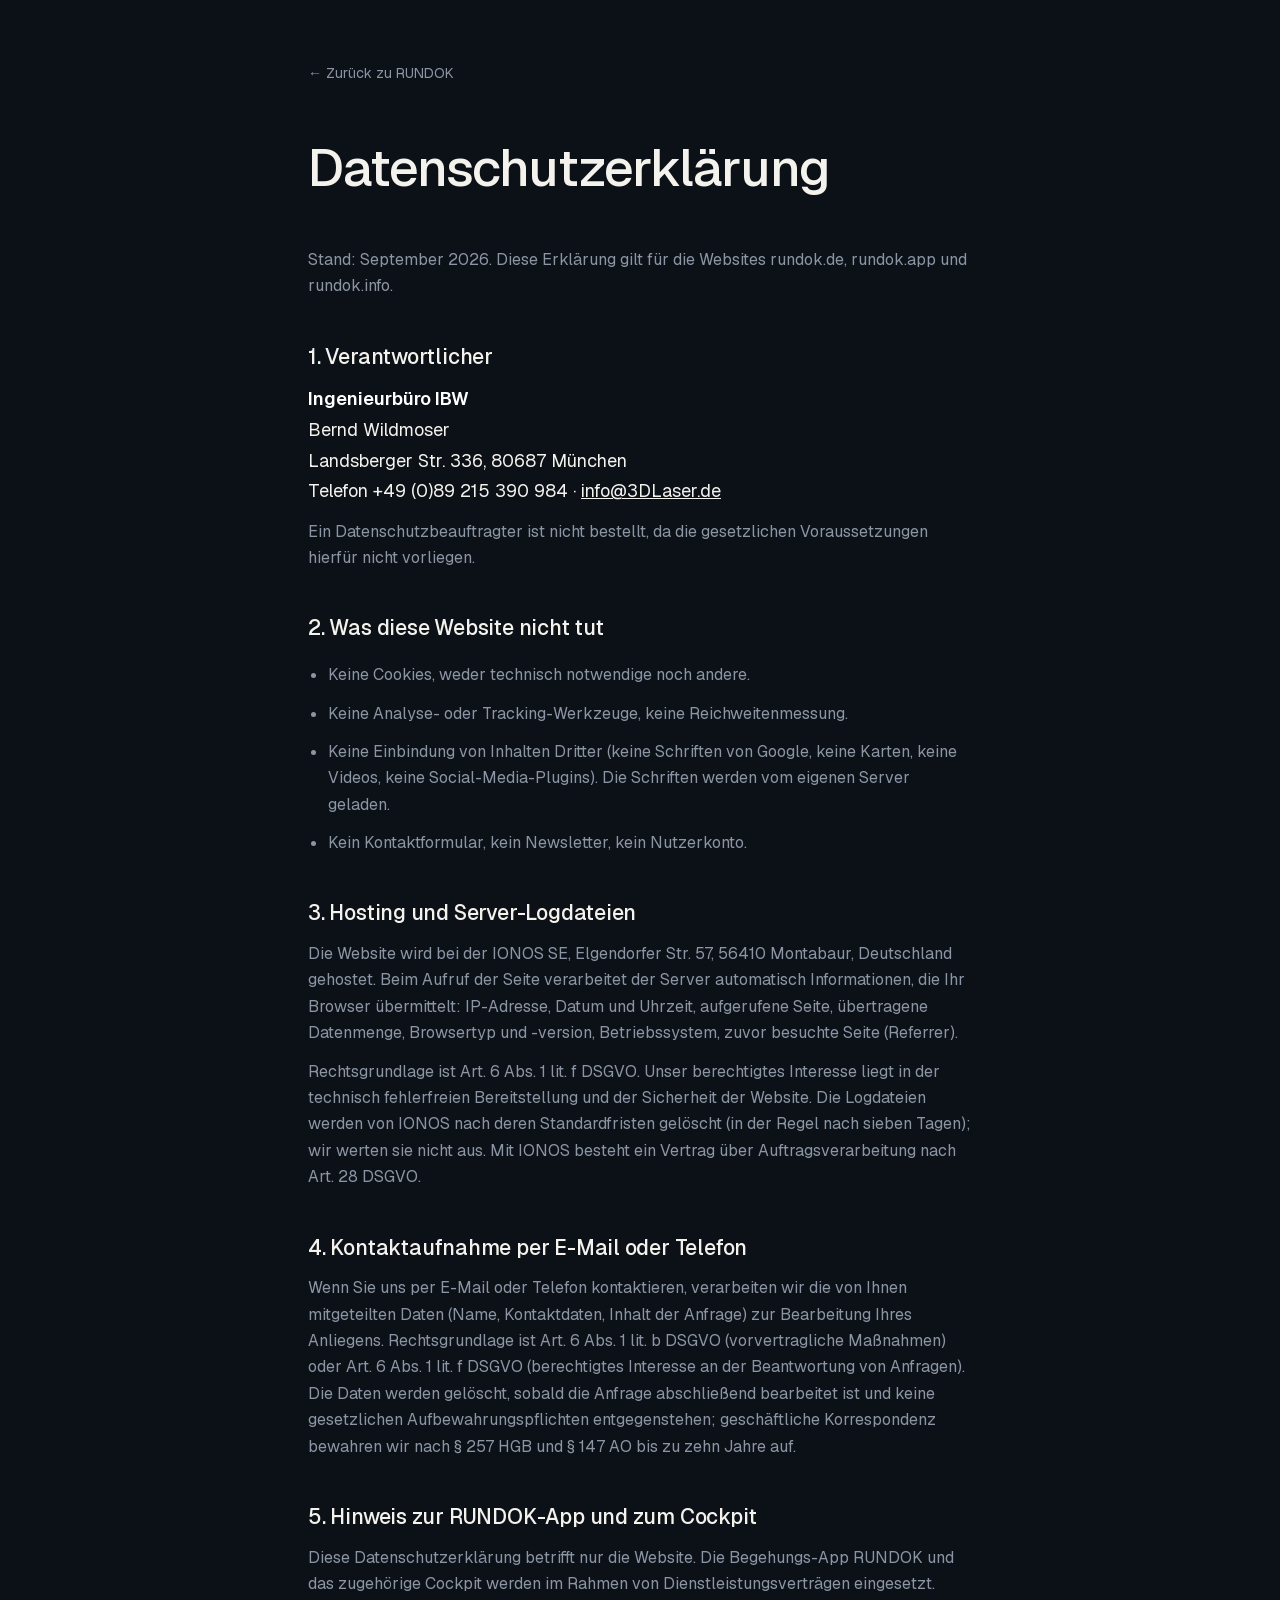
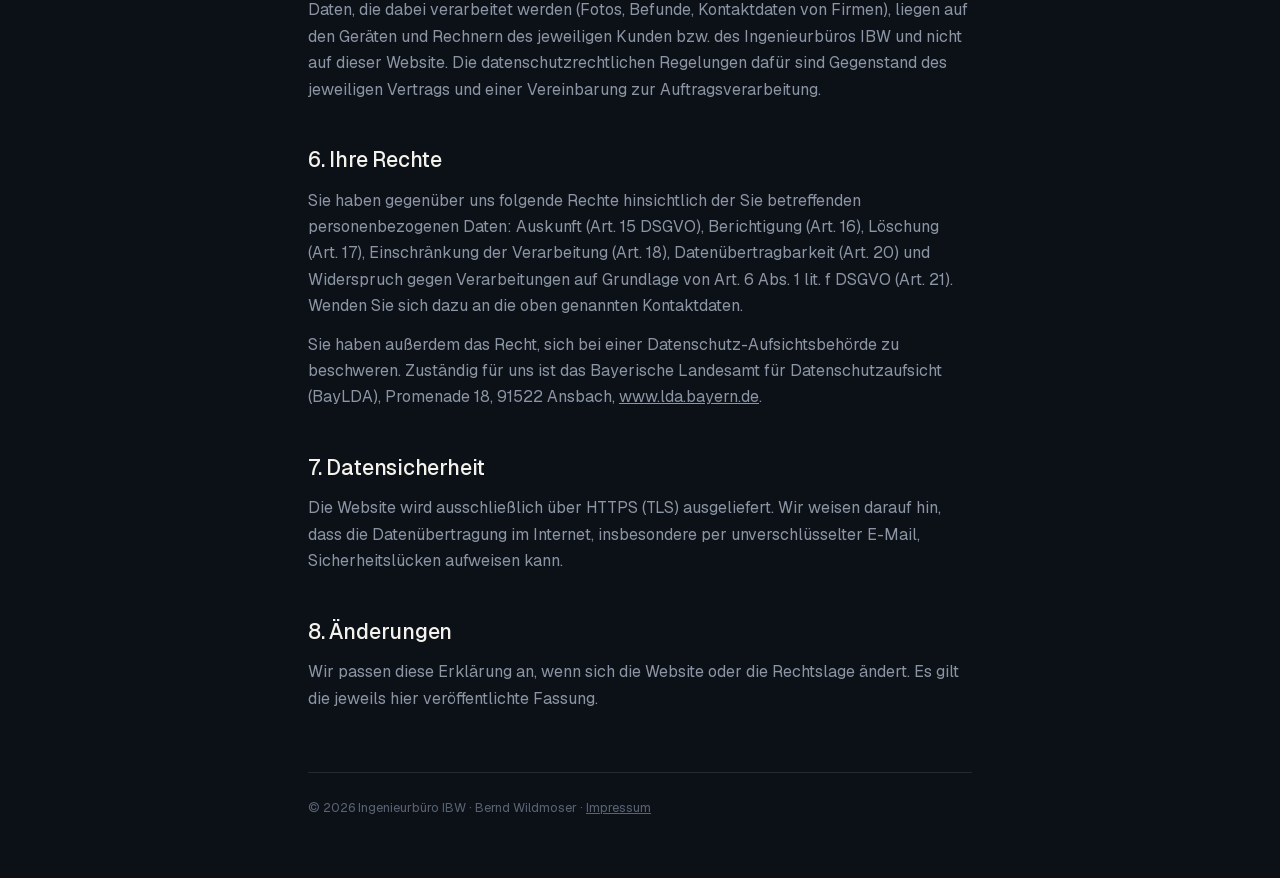
<file: datenschutz.html>
<!DOCTYPE html>
<html lang="de">
<head>
<meta charset="utf-8">
<meta name="viewport" content="width=device-width, initial-scale=1">
<title>Datenschutzerklärung · RUNDOK</title>
<meta name="robots" content="noindex, follow">
<link rel="icon" type="image/svg+xml" href="logo/rundok-icon.svg">
<link rel="stylesheet" href="fonts/fonts.css">
<link rel="stylesheet" href="legal.css">
</head>
<body>
<div class="wrap">
  <a class="back" href="index.html">← Zurück zu RUNDOK</a>
  <h1>Datenschutzerklärung</h1>
  <p>Stand: September 2026. Diese Erklärung gilt für die Websites rundok.de, rundok.app und rundok.info.</p>

  <h2>1. Verantwortlicher</h2>
  <p class="adresse"><strong>Ingenieurbüro IBW</strong><br>Bernd Wildmoser<br>Landsberger Str. 336, 80687 München<br>Telefon +49 (0)89 215 390 984 · <a href="mailto:info@3DLaser.de">info@3DLaser.de</a></p>
  <p>Ein Datenschutzbeauftragter ist nicht bestellt, da die gesetzlichen Voraussetzungen hierfür nicht vorliegen.</p>

  <h2>2. Was diese Website nicht tut</h2>
  <ul>
    <li>Keine Cookies, weder technisch notwendige noch andere.</li>
    <li>Keine Analyse- oder Tracking-Werkzeuge, keine Reichweitenmessung.</li>
    <li>Keine Einbindung von Inhalten Dritter (keine Schriften von Google, keine Karten, keine Videos, keine Social-Media-Plugins). Die Schriften werden vom eigenen Server geladen.</li>
    <li>Kein Kontaktformular, kein Newsletter, kein Nutzerkonto.</li>
  </ul>

  <h2>3. Hosting und Server-Logdateien</h2>
  <p>Die Website wird bei der IONOS SE, Elgendorfer Str. 57, 56410 Montabaur, Deutschland gehostet. Beim Aufruf der Seite verarbeitet der Server automatisch Informationen, die Ihr Browser übermittelt: IP-Adresse, Datum und Uhrzeit, aufgerufene Seite, übertragene Datenmenge, Browsertyp und -version, Betriebssystem, zuvor besuchte Seite (Referrer).</p>
  <p>Rechtsgrundlage ist Art. 6 Abs. 1 lit. f DSGVO. Unser berechtigtes Interesse liegt in der technisch fehlerfreien Bereitstellung und der Sicherheit der Website. Die Logdateien werden von IONOS nach deren Standardfristen gelöscht (in der Regel nach sieben Tagen); wir werten sie nicht aus. Mit IONOS besteht ein Vertrag über Auftragsverarbeitung nach Art. 28 DSGVO.</p>

  <h2>4. Kontaktaufnahme per E-Mail oder Telefon</h2>
  <p>Wenn Sie uns per E-Mail oder Telefon kontaktieren, verarbeiten wir die von Ihnen mitgeteilten Daten (Name, Kontaktdaten, Inhalt der Anfrage) zur Bearbeitung Ihres Anliegens. Rechtsgrundlage ist Art. 6 Abs. 1 lit. b DSGVO (vorvertragliche Maßnahmen) oder Art. 6 Abs. 1 lit. f DSGVO (berechtigtes Interesse an der Beantwortung von Anfragen). Die Daten werden gelöscht, sobald die Anfrage abschließend bearbeitet ist und keine gesetzlichen Aufbewahrungspflichten entgegenstehen; geschäftliche Korrespondenz bewahren wir nach § 257 HGB und § 147 AO bis zu zehn Jahre auf.</p>

  <h2>5. Hinweis zur RUNDOK-App und zum Cockpit</h2>
  <p>Diese Datenschutzerklärung betrifft nur die Website. Die Begehungs-App RUNDOK und das zugehörige Cockpit werden im Rahmen von Dienstleistungsverträgen eingesetzt. Daten, die dabei verarbeitet werden (Fotos, Befunde, Kontaktdaten von Firmen), liegen auf den Geräten und Rechnern des jeweiligen Kunden bzw. des Ingenieurbüros IBW und nicht auf dieser Website. Die datenschutzrechtlichen Regelungen dafür sind Gegenstand des jeweiligen Vertrags und einer Vereinbarung zur Auftragsverarbeitung.</p>

  <h2>6. Ihre Rechte</h2>
  <p>Sie haben gegenüber uns folgende Rechte hinsichtlich der Sie betreffenden personenbezogenen Daten: Auskunft (Art. 15 DSGVO), Berichtigung (Art. 16), Löschung (Art. 17), Einschränkung der Verarbeitung (Art. 18), Datenübertragbarkeit (Art. 20) und Widerspruch gegen Verarbeitungen auf Grundlage von Art. 6 Abs. 1 lit. f DSGVO (Art. 21). Wenden Sie sich dazu an die oben genannten Kontaktdaten.</p>
  <p>Sie haben außerdem das Recht, sich bei einer Datenschutz-Aufsichtsbehörde zu beschweren. Zuständig für uns ist das Bayerische Landesamt für Datenschutzaufsicht (BayLDA), Promenade 18, 91522 Ansbach, <a href="https://www.lda.bayern.de" rel="noopener">www.lda.bayern.de</a>.</p>

  <h2>7. Datensicherheit</h2>
  <p>Die Website wird ausschließlich über HTTPS (TLS) ausgeliefert. Wir weisen darauf hin, dass die Datenübertragung im Internet, insbesondere per unverschlüsselter E-Mail, Sicherheitslücken aufweisen kann.</p>

  <h2>8. Änderungen</h2>
  <p>Wir passen diese Erklärung an, wenn sich die Website oder die Rechtslage ändert. Es gilt die jeweils hier veröffentlichte Fassung.</p>

  <footer>© 2026 Ingenieurbüro IBW · Bernd Wildmoser · <a href="impressum.html">Impressum</a></footer>
</div>
</body>
</html>
</file>
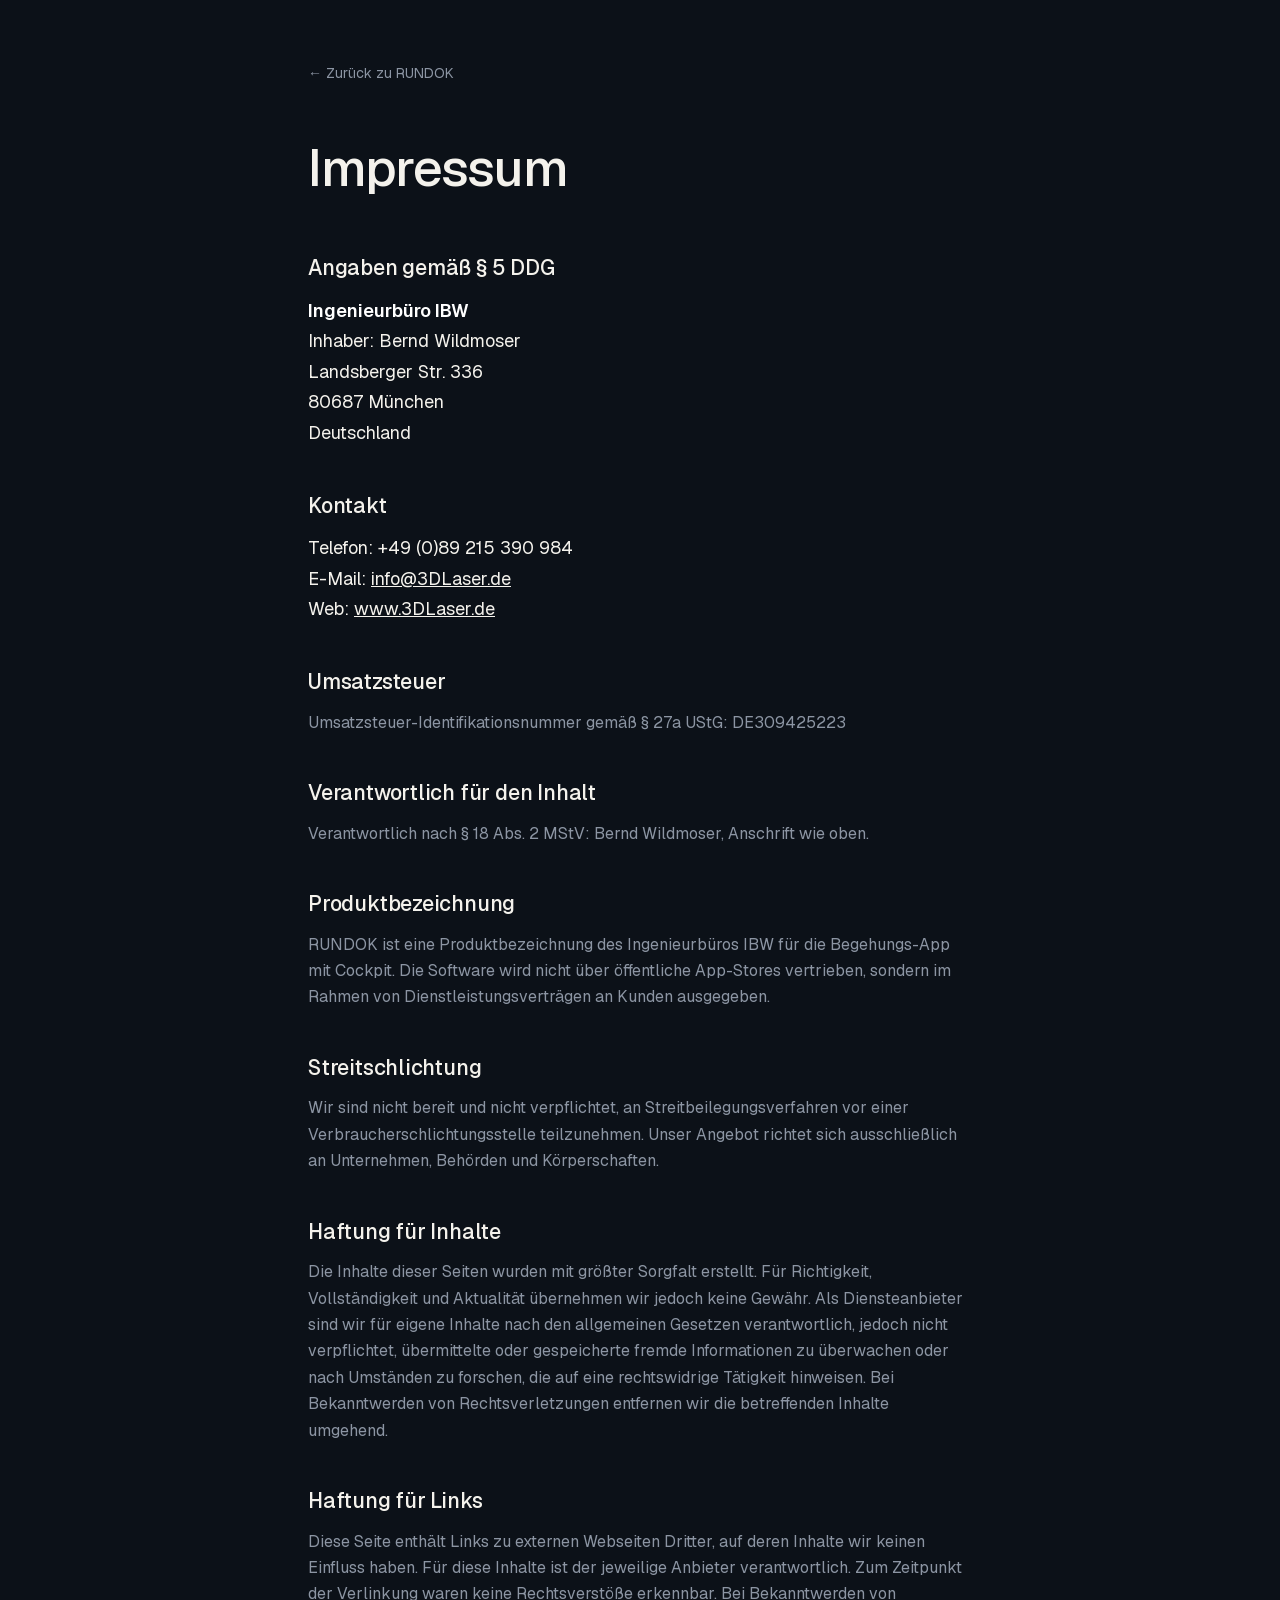
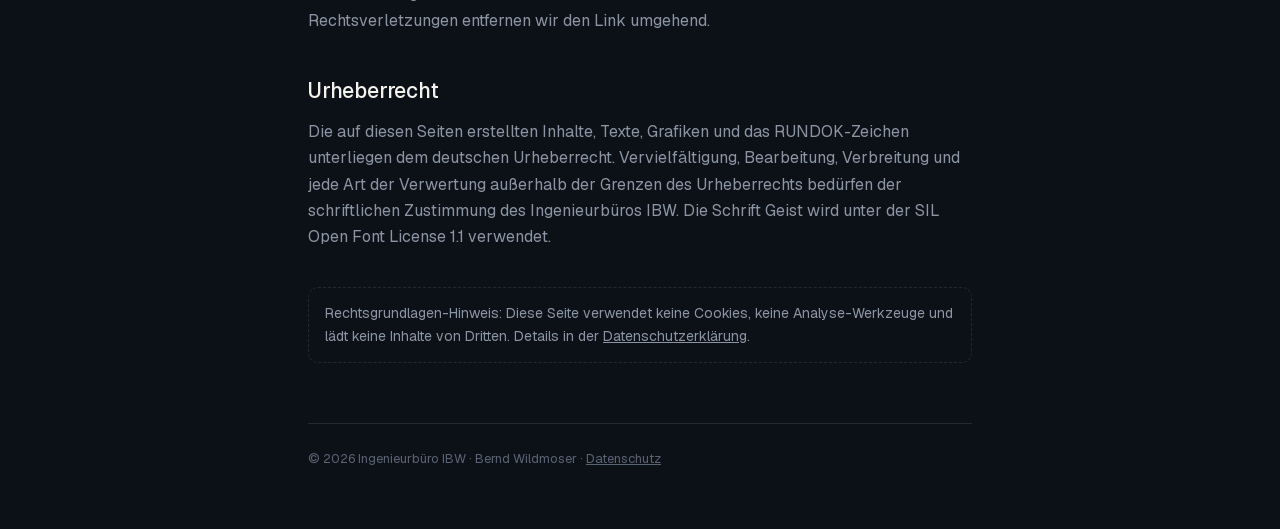
<file: impressum.html>
<!DOCTYPE html>
<html lang="de">
<head>
<meta charset="utf-8">
<meta name="viewport" content="width=device-width, initial-scale=1">
<title>Impressum · RUNDOK</title>
<meta name="robots" content="noindex, follow">
<link rel="icon" type="image/svg+xml" href="logo/rundok-icon.svg">
<link rel="stylesheet" href="fonts/fonts.css">
<link rel="stylesheet" href="legal.css">
</head>
<body>
<div class="wrap">
  <a class="back" href="index.html">← Zurück zu RUNDOK</a>
  <h1>Impressum</h1>

  <h2>Angaben gemäß § 5 DDG</h2>
  <p class="adresse"><strong>Ingenieurbüro IBW</strong><br>Inhaber: Bernd Wildmoser<br>Landsberger Str. 336<br>80687 München<br>Deutschland</p>

  <h2>Kontakt</h2>
  <p class="adresse">Telefon: +49 (0)89 215 390 984<br>E-Mail: <a href="mailto:info@3DLaser.de">info@3DLaser.de</a><br>Web: <a href="https://www.3DLaser.de">www.3DLaser.de</a></p>

  <h2>Umsatzsteuer</h2>
  <p>Umsatzsteuer-Identifikationsnummer gemäß § 27a UStG: DE309425223</p>

  <h2>Verantwortlich für den Inhalt</h2>
  <p>Verantwortlich nach § 18 Abs. 2 MStV: Bernd Wildmoser, Anschrift wie oben.</p>

  <h2>Produktbezeichnung</h2>
  <p>RUNDOK ist eine Produktbezeichnung des Ingenieurbüros IBW für die Begehungs-App mit Cockpit. Die Software wird nicht über öffentliche App-Stores vertrieben, sondern im Rahmen von Dienstleistungsverträgen an Kunden ausgegeben.</p>

  <h2>Streitschlichtung</h2>
  <p>Wir sind nicht bereit und nicht verpflichtet, an Streitbeilegungsverfahren vor einer Verbraucherschlichtungsstelle teilzunehmen. Unser Angebot richtet sich ausschließlich an Unternehmen, Behörden und Körperschaften.</p>

  <h2>Haftung für Inhalte</h2>
  <p>Die Inhalte dieser Seiten wurden mit größter Sorgfalt erstellt. Für Richtigkeit, Vollständigkeit und Aktualität übernehmen wir jedoch keine Gewähr. Als Diensteanbieter sind wir für eigene Inhalte nach den allgemeinen Gesetzen verantwortlich, jedoch nicht verpflichtet, übermittelte oder gespeicherte fremde Informationen zu überwachen oder nach Umständen zu forschen, die auf eine rechtswidrige Tätigkeit hinweisen. Bei Bekanntwerden von Rechtsverletzungen entfernen wir die betreffenden Inhalte umgehend.</p>

  <h2>Haftung für Links</h2>
  <p>Diese Seite enthält Links zu externen Webseiten Dritter, auf deren Inhalte wir keinen Einfluss haben. Für diese Inhalte ist der jeweilige Anbieter verantwortlich. Zum Zeitpunkt der Verlinkung waren keine Rechtsverstöße erkennbar. Bei Bekanntwerden von Rechtsverletzungen entfernen wir den Link umgehend.</p>

  <h2>Urheberrecht</h2>
  <p>Die auf diesen Seiten erstellten Inhalte, Texte, Grafiken und das RUNDOK-Zeichen unterliegen dem deutschen Urheberrecht. Vervielfältigung, Bearbeitung, Verbreitung und jede Art der Verwertung außerhalb der Grenzen des Urheberrechts bedürfen der schriftlichen Zustimmung des Ingenieurbüros IBW. Die Schrift Geist wird unter der SIL Open Font License 1.1 verwendet.</p>

  <p class="hint">Rechtsgrundlagen-Hinweis: Diese Seite verwendet keine Cookies, keine Analyse-Werkzeuge und lädt keine Inhalte von Dritten. Details in der <a href="datenschutz.html">Datenschutzerklärung</a>.</p>

  <footer>© 2026 Ingenieurbüro IBW · Bernd Wildmoser · <a href="datenschutz.html">Datenschutz</a></footer>
</div>
</body>
</html>
</file>
<file: fonts/fonts.css>
/* latin-ext */
@font-face {
  font-family: 'Geist';
  font-style: normal;
  font-weight: 400;
  font-display: swap;
  src: url(Geist-latin-ext.woff2) format('woff2');
  unicode-range: U+0100-02BA, U+02BD-02C5, U+02C7-02CC, U+02CE-02D7, U+02DD-02FF, U+0304, U+0308, U+0329, U+1D00-1DBF, U+1E00-1E9F, U+1EF2-1EFF, U+2020, U+20A0-20AB, U+20AD-20C0, U+2113, U+2C60-2C7F, U+A720-A7FF;
}
/* latin */
@font-face {
  font-family: 'Geist';
  font-style: normal;
  font-weight: 400;
  font-display: swap;
  src: url(Geist-latin.woff2) format('woff2');
  unicode-range: U+0000-00FF, U+0131, U+0152-0153, U+02BB-02BC, U+02C6, U+02DA, U+02DC, U+0304, U+0308, U+0329, U+2000-206F, U+20AC, U+2122, U+2191, U+2193, U+2212, U+2215, U+FEFF, U+FFFD;
}
/* latin-ext */
@font-face {
  font-family: 'Geist';
  font-style: normal;
  font-weight: 500;
  font-display: swap;
  src: url(Geist-latin-ext.woff2) format('woff2');
  unicode-range: U+0100-02BA, U+02BD-02C5, U+02C7-02CC, U+02CE-02D7, U+02DD-02FF, U+0304, U+0308, U+0329, U+1D00-1DBF, U+1E00-1E9F, U+1EF2-1EFF, U+2020, U+20A0-20AB, U+20AD-20C0, U+2113, U+2C60-2C7F, U+A720-A7FF;
}
/* latin */
@font-face {
  font-family: 'Geist';
  font-style: normal;
  font-weight: 500;
  font-display: swap;
  src: url(Geist-latin.woff2) format('woff2');
  unicode-range: U+0000-00FF, U+0131, U+0152-0153, U+02BB-02BC, U+02C6, U+02DA, U+02DC, U+0304, U+0308, U+0329, U+2000-206F, U+20AC, U+2122, U+2191, U+2193, U+2212, U+2215, U+FEFF, U+FFFD;
}
/* latin-ext */
@font-face {
  font-family: 'Geist';
  font-style: normal;
  font-weight: 600;
  font-display: swap;
  src: url(Geist-latin-ext.woff2) format('woff2');
  unicode-range: U+0100-02BA, U+02BD-02C5, U+02C7-02CC, U+02CE-02D7, U+02DD-02FF, U+0304, U+0308, U+0329, U+1D00-1DBF, U+1E00-1E9F, U+1EF2-1EFF, U+2020, U+20A0-20AB, U+20AD-20C0, U+2113, U+2C60-2C7F, U+A720-A7FF;
}
/* latin */
@font-face {
  font-family: 'Geist';
  font-style: normal;
  font-weight: 600;
  font-display: swap;
  src: url(Geist-latin.woff2) format('woff2');
  unicode-range: U+0000-00FF, U+0131, U+0152-0153, U+02BB-02BC, U+02C6, U+02DA, U+02DC, U+0304, U+0308, U+0329, U+2000-206F, U+20AC, U+2122, U+2191, U+2193, U+2212, U+2215, U+FEFF, U+FFFD;
}
/* latin-ext */
@font-face {
  font-family: 'Geist';
  font-style: normal;
  font-weight: 700;
  font-display: swap;
  src: url(Geist-latin-ext.woff2) format('woff2');
  unicode-range: U+0100-02BA, U+02BD-02C5, U+02C7-02CC, U+02CE-02D7, U+02DD-02FF, U+0304, U+0308, U+0329, U+1D00-1DBF, U+1E00-1E9F, U+1EF2-1EFF, U+2020, U+20A0-20AB, U+20AD-20C0, U+2113, U+2C60-2C7F, U+A720-A7FF;
}
/* latin */
@font-face {
  font-family: 'Geist';
  font-style: normal;
  font-weight: 700;
  font-display: swap;
  src: url(Geist-latin.woff2) format('woff2');
  unicode-range: U+0000-00FF, U+0131, U+0152-0153, U+02BB-02BC, U+02C6, U+02DA, U+02DC, U+0304, U+0308, U+0329, U+2000-206F, U+20AC, U+2122, U+2191, U+2193, U+2212, U+2215, U+FEFF, U+FFFD;
}
/* latin-ext */
@font-face {
  font-family: 'Geist Mono';
  font-style: normal;
  font-weight: 400;
  font-display: swap;
  src: url(GeistMono-latin-ext.woff2) format('woff2');
  unicode-range: U+0100-02BA, U+02BD-02C5, U+02C7-02CC, U+02CE-02D7, U+02DD-02FF, U+0304, U+0308, U+0329, U+1D00-1DBF, U+1E00-1E9F, U+1EF2-1EFF, U+2020, U+20A0-20AB, U+20AD-20C0, U+2113, U+2C60-2C7F, U+A720-A7FF;
}
/* latin */
@font-face {
  font-family: 'Geist Mono';
  font-style: normal;
  font-weight: 400;
  font-display: swap;
  src: url(GeistMono-latin.woff2) format('woff2');
  unicode-range: U+0000-00FF, U+0131, U+0152-0153, U+02BB-02BC, U+02C6, U+02DA, U+02DC, U+0304, U+0308, U+0329, U+2000-206F, U+20AC, U+2122, U+2191, U+2193, U+2212, U+2215, U+FEFF, U+FFFD;
}
/* latin-ext */
@font-face {
  font-family: 'Geist Mono';
  font-style: normal;
  font-weight: 500;
  font-display: swap;
  src: url(GeistMono-latin-ext.woff2) format('woff2');
  unicode-range: U+0100-02BA, U+02BD-02C5, U+02C7-02CC, U+02CE-02D7, U+02DD-02FF, U+0304, U+0308, U+0329, U+1D00-1DBF, U+1E00-1E9F, U+1EF2-1EFF, U+2020, U+20A0-20AB, U+20AD-20C0, U+2113, U+2C60-2C7F, U+A720-A7FF;
}
/* latin */
@font-face {
  font-family: 'Geist Mono';
  font-style: normal;
  font-weight: 500;
  font-display: swap;
  src: url(GeistMono-latin.woff2) format('woff2');
  unicode-range: U+0000-00FF, U+0131, U+0152-0153, U+02BB-02BC, U+02C6, U+02DA, U+02DC, U+0304, U+0308, U+0329, U+2000-206F, U+20AC, U+2122, U+2191, U+2193, U+2212, U+2215, U+FEFF, U+FFFD;
}
</file>
<file: legal.css>
:root{--bg:#0c1118;--text:#f4f2ec;--muted:#8c95a3;--faint:#5a6373;--accent:#d4c49a;--laser:#9bd8cf;--border:rgba(255,255,255,.1)}
*{box-sizing:border-box}
body{margin:0;background:var(--bg);color:var(--text);font-family:"Geist",-apple-system,BlinkMacSystemFont,"Segoe UI",sans-serif;font-size:16px;line-height:1.65;-webkit-font-smoothing:antialiased}
a{color:inherit}
.wrap{max-width:760px;margin:0 auto;padding:60px clamp(20px,4vw,48px)}
.back{display:inline-block;color:var(--muted);text-decoration:none;font-size:14px;margin-bottom:40px}
.back:hover{color:var(--text)}
h1{font-weight:500;letter-spacing:-.02em;font-size:clamp(34px,5vw,52px);margin:0 0 36px}
h2{font-weight:500;font-size:21px;margin:40px 0 10px;letter-spacing:-.01em}
h3{font-weight:600;font-size:16px;margin:24px 0 6px}
p,li{margin:0 0 12px;color:var(--muted)}
ul{padding-left:20px}
.adresse{color:var(--text);font-size:18px;line-height:1.7}
.adresse strong{color:#fff;font-weight:600}
.hint{margin-top:36px;padding:14px 16px;border:1px dashed var(--border);border-radius:10px;font-size:14px}
footer{margin-top:60px;padding-top:24px;border-top:1px solid var(--border);font-size:13px;color:var(--faint)}
</file>
